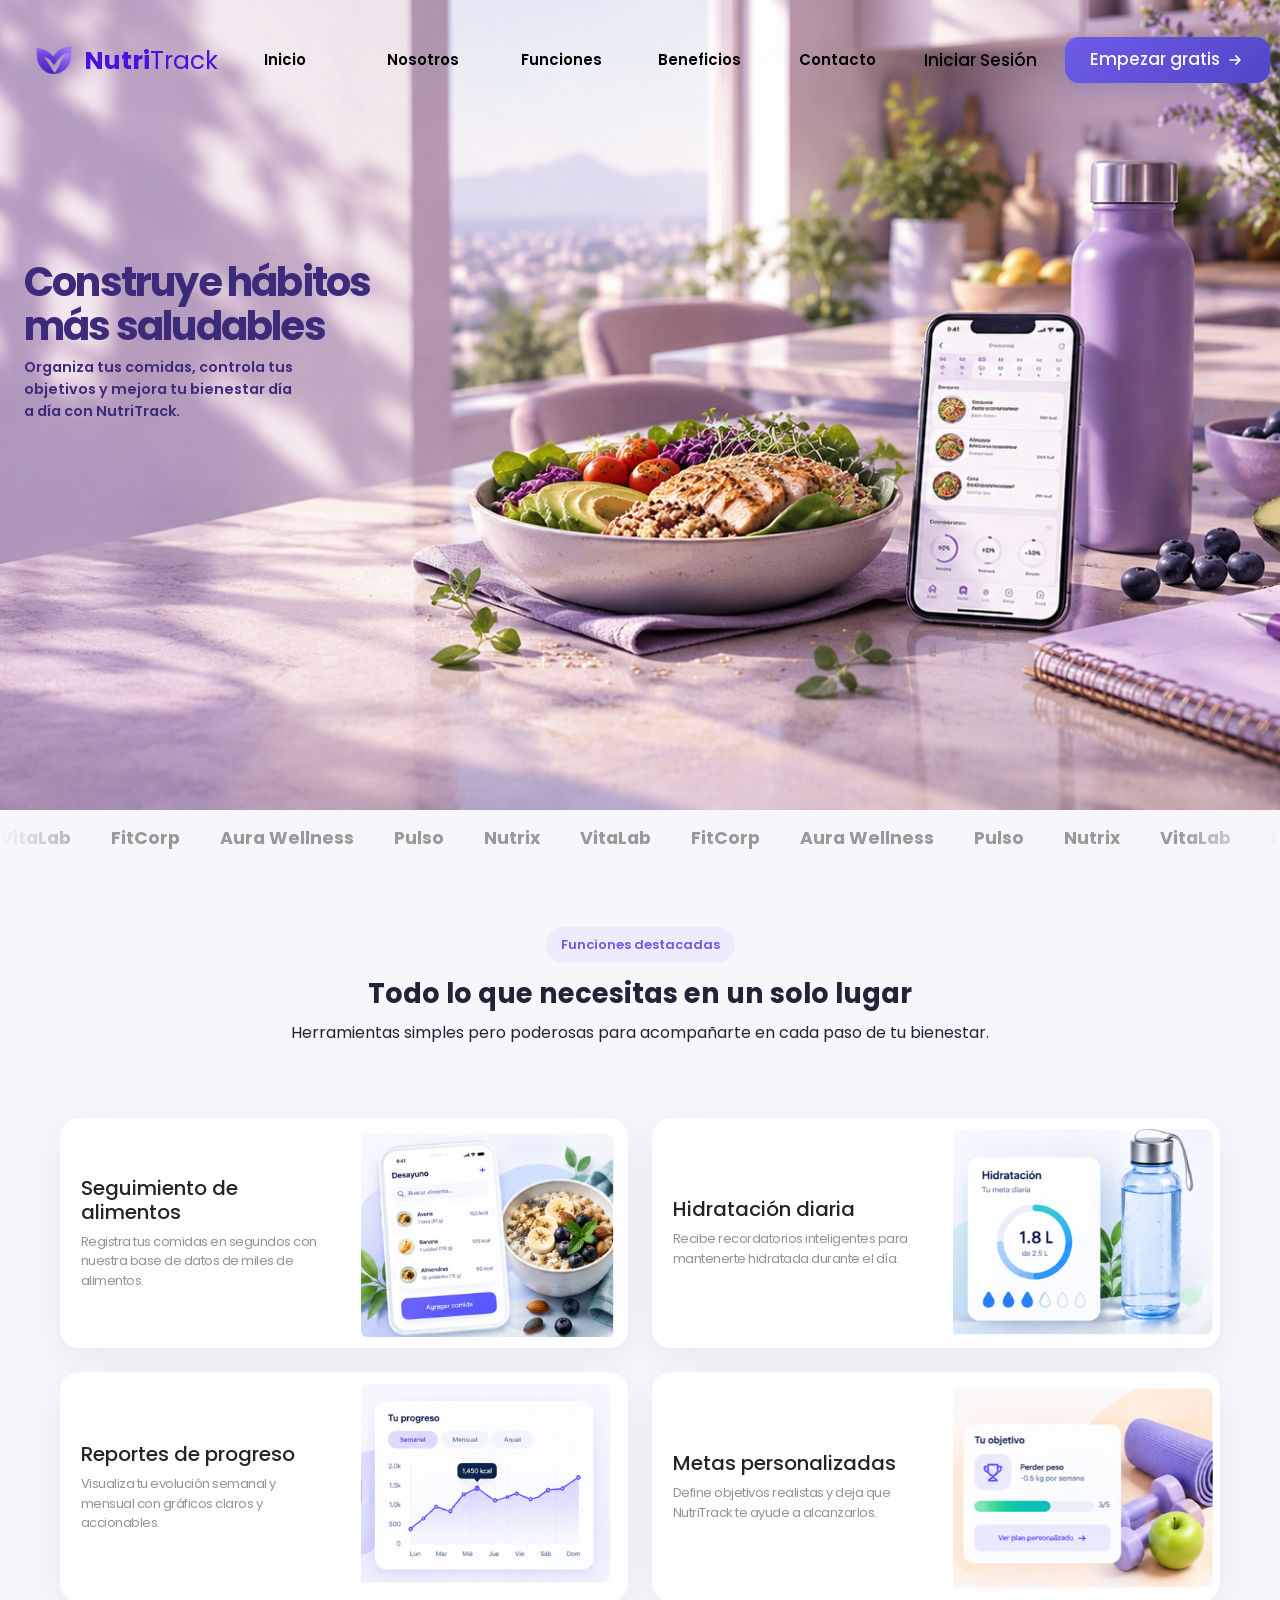
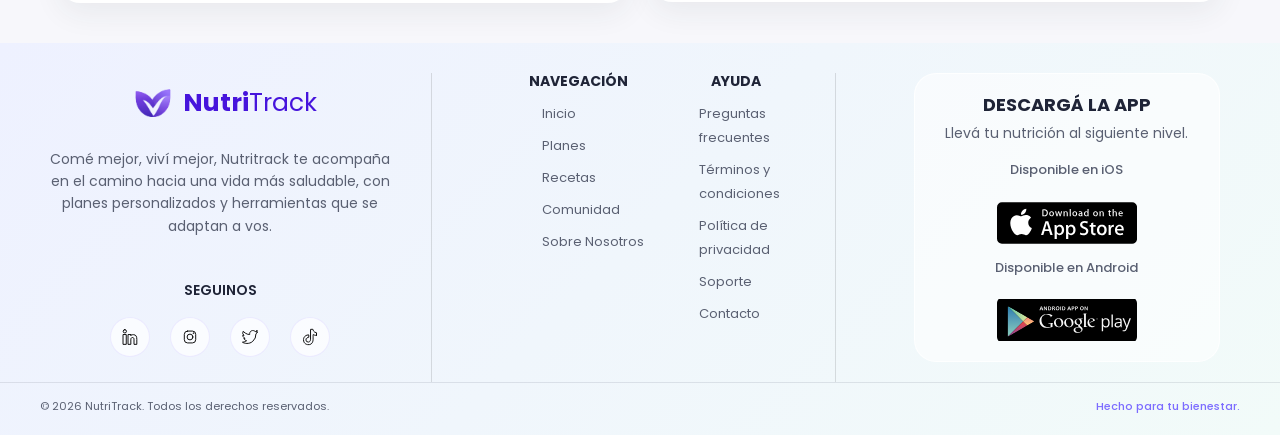
<file: index.html>
<!DOCTYPE html>
<html lang="es">
<head>
    <meta charset="UTF-8">
    <meta name="viewport" content="width=device-width, initial-scale=1.0">
    <title>NutriTrack</title>
    <link rel="shortcut icon" href="./Assets/Img/favicon.png" type="image/x-icon">
    <link href="https://cdn.jsdelivr.net/npm/bootstrap@5.3.8/dist/css/bootstrap.min.css" rel="stylesheet" integrity="sha384-sRIl4kxILFvY47J16cr9ZwB07vP4J8+LH7qKQnuqkuIAvNWLzeN8tE5YBujZqJLB" crossorigin="anonymous">
    <link href="https://unpkg.com/aos@2.3.1/dist/aos.css" rel="stylesheet">
    <link rel="stylesheet" href="./Styles/styles.css">
</head>
<body>
    <!--HEADER-->
    <header class="header">
        <nav class="navbar navbar-expand-lg">
            <div class="container-fluid">
                <div class="left">
                    <a class="brand fw-bold" href="index.html">
                        <img src="./Assets/Img/favicon.png" alt="Logo de una empresa especializada en la planificacion de comidas" class="logo">
                        <p class="name">Nutri<span>Track</span></p>
                    </a> 
                </div>
                <button class="navbar-toggler" type="button" data-bs-toggle="collapse" data-bs-target="#navbarSupportedContent" aria-controls="navbarSupportedContent" aria-expanded="false" aria-label="Toggle navigation">
                    <span class="navbar-toggler-icon"></span>
                </button>
                <div class="collapse navbar-collapse justify-content-center" id="navbarSupportedContent">
                    <ul class="navbar-nav mb-2 mb-lg-0">
                        <li class="nav-item">
                            <a class="nav-link home" aria-current="page" href="index.html">Inicio</a>
                        </li>
                        <li class="nav-item">
                            <a class="nav-link" href="./Pages/nosotros.html">Nosotros</a>
                        </li>
                        <li class="nav-item">
                            <a class="nav-link" href="./Pages/funciones.html">Funciones</a>
                        </li>
                        <li class="nav-item">
                            <a class="nav-link" href="./Pages/beneficios.html">Beneficios</a>
                        </li>
                        <li class="nav-item">
                            <a class="nav-link" href="./Pages/contacto.html">Contacto</a>
                        </li>
                    </ul>
                    <div class="right">
                        <div class="sub-menu">
                            <p class="">Iniciar Sesión</p>
                            <button class="sign-up">Empezar gratis <img src="./Assets/Svg/arrow.svg" alt=""></button>
                        </div>
                    </div>
                </div>
            </div>
        </nav>
    </header>
    <!--MAIN-->
    <main>
        <!--HERO-->
        <section class="hero">
            <img src="./Assets/Img/hero-nutritrack.png" alt="">
            <div class="hero-content" data-aos="fade-up">
                <h1>
                    Construye hábitos más saludables
                </h1>
                <p>
                    Organiza tus comidas, controla tus objetivos y
                    mejora tu bienestar día a día con NutriTrack.
                </p>
            </div>
        </section>
        <!--SECCIÓN DE RECOMENDACIONES-->
            <div class="container-recommen">
                <div class="container-emp">
                    <ul class="list-recommen">
                        <!--Primera tanda-->
                        <li class="item-recommen">VitaLab</li>
                        <li class="item-recommen">FitCorp</li>
                        <li class="item-recommen">Aura Wellness</li>
                        <li class="item-recommen">Pulso</li>
                        <li class="item-recommen">Nutrix</li>
                        <!--Seguna Tanda-->
                        <li class="item-recommen">VitaLab</li>
                        <li class="item-recommen">FitCorp</li>
                        <li class="item-recommen">Aura Wellness</li>
                        <li class="item-recommen">Pulso</li>
                        <li class="item-recommen">Nutrix</li>
                        <!--Tercera tanda-->
                        <li class="item-recommen">VitaLab</li>
                        <li class="item-recommen">FitCorp</li>
                        <li class="item-recommen">Aura Wellness</li>
                        <li class="item-recommen">Pulso</li>
                        <li class="item-recommen">Nutrix</li>
                    </ul>
                </div>
            </div>
        </section>
        <!--SECCIÓN DE FUNCIONES-->
        <section class="functions">
            <div class="head-functions head-about">
                <span class="nt-chip">Funciones destacadas</span>
                <h2>Todo lo que necesitas en un solo lugar</h2>
                <p>Herramientas simples pero poderosas para acompañarte en cada paso de tu bienestar.</p>
            </div>
            <div class="container-cards">
                <div class="card">
                    <div class="row">
                        <div class="img-card">
                            <img src="./Assets/Img/card1-functions.png" class="img-fluid rounded-start" alt="Registro de alimentos y comidas">
                        </div>
                        <div class="txt-card">
                            <div class="card-body">
                                <h3 class="card-title">Seguimiento de alimentos</h3>
                                <p class="card-text">Registra tus comidas en segundos con nuestra base de datos de miles de alimentos.</p>
                            </div>
                        </div>
                    </div>
                </div>
            </div>
            <div class="container-cards">
                <div class="card">
                    <div class="row">
                        <div class="img-card">
                            <img src="./Assets/Img/card2-functions.png" class="img-fluid rounded-start" alt="Seguimiento de hidratación diaria y recordatorios">
                        </div>
                        <div class="txt-card">
                            <div class="card-body">
                                <h3 class="card-title">Hidratación diaria</h3>
                                <p class="card-text">Recibe recordatorios inteligentes para mantenerte hidratada durante el día.</p>
                            </div>
                        </div>
                    </div>
                </div>
            </div>
            <div class="container-cards">
                <div class="card">
                    <div class="row">
                        <div class="img-card">
                            <img src="./Assets/Img/card3-functions.png" class="img-fluid rounded-start" alt="Gráficos de progreso nutricional semanal y mensual">
                        </div>
                        <div class="txt-card">
                            <div class="card-body">
                                <h3 class="card-title">Reportes de progreso</h3>
                                <p class="card-text">Visualiza tu evolución semanal y mensual con gráficos claros y accionables.</p>
                            </div>
                        </div>
                    </div>
                </div>
            </div>
            <div class="container-cards">
                <div class="card">
                    <div class="row">
                        <div class="img-card">
                            <img src="./Assets/Img/card4-functions.png" class="img-fluid rounded-start" alt="Configuración de metas nutricionales personalizadas">
                        </div>
                        <div class="txt-card">
                            <div class="card-body">
                                <h3 class="card-title">Metas personalizadas</h3>
                                <p class="card-text">Define objetivos realistas y deja que NutriTrack te ayude a alcanzarlos.</p>
                            </div>
                        </div>
                    </div>
                </div>
            </div>
        </section>
    </main>
    <!--FOOTER-->
    <footer>
        <div class="container-footer">
            <div class="top-footer">
                <a class="brand fw-bold" href="index.html">
                    <img src="./Assets/Img/favicon.png" alt="Logo de una empresa especializada en la planificacion de comidas" class="logo">
                    <p class="name">Nutri<span>Track</span></p>
                </a>
                <p>
                    Comé mejor, viví mejor, Nutritrack te acompaña en el camino hacia una vida más saludable, con planes personalizados y herramientas que se adaptan a vos.
                </p>
                <div class="social-footer">
                    <h3>SEGUINOS</h3>
                    <div class="app-social">
                        <a href=""><img src="./Assets/Svg/social-linkedin-svgrepo-com.svg" alt="Nuestro Linkedin"></a>
                        <a href=""><img src="./Assets/Svg/social-instagram-svgrepo-com.svg" alt="Nuestro Instagram"></a>
                        <a href=""><img src="./Assets/Svg/social-twitter-svgrepo-com.svg" alt="Nuestro Twitter"></a>
                        <a href=""><img src="./Assets/Svg/social-tiktok-svgrepo-com.svg" alt="Nuestro Tiktok"></a>
                    </div>
                </div>
            </div>
            <div class="central-footer">
                <div class="central-nav">
                    <h3>NAVEGACIÓN</h3>
                    <ul>
                        <li><a href="#">Inicio</a></li>
                        <li><a href="#">Planes</a></li>
                        <li><a href="#">Recetas</a></li>
                        <li><a href="#">Comunidad</a></li>
                        <li><a href="#">Sobre Nosotros</a></li>
                    </ul>
                </div>
                <div class="central-help">
                    <h3>AYUDA</h3>
                    <ul>
                        <li><a href="#">Preguntas frecuentes</a></li>
                        <li><a href="#">Términos y condiciones</a></li>
                        <li><a href="#">Política de privacidad</a></li>
                        <li><a href="#">Soporte</a></li>
                        <li><a href="#">Contacto</a></li>
                    </ul>
                </div>
            </div>
            <div class="bottom-footer">
                <div class="download-footer">
                    <h3>DESCARGÁ LA APP</h3>
                    <p>Llevá tu nutrición al siguiente nivel.</p>
                    <div class="download-option">
                        <p>Disponible en iOS</p>
                        <a href="#" aria-label="Descargar NutriTrack en App Store">
                            <img src="./Assets/Svg/app-store.svg" alt="Descargar en App Store">
                        </a>
                    </div>
                    <div class="download-option">
                        <p>Disponible en Android</p>
                        <a href="#" aria-label="Descargar NutriTrack en Google Play">
                            <img src="./Assets/Svg/google-play.svg" alt="Descargar en Google Play">
                        </a>
                    </div>
                </div>
            </div>
        </div>
        <div class="copy-footer">
            <span>&copy; 2026 NutriTrack. Todos los derechos reservados.</span>
            <span>Hecho para tu bienestar.</span>
        </div>
    </footer>
    <script src="https://cdn.jsdelivr.net/npm/bootstrap@5.3.8/dist/js/bootstrap.bundle.min.js" integrity="sha384-FKyoEForCGlyvwx9Hj09JcYn3nv7wiPVlz7YYwJrWVcXK/BmnVDxM+D2scQbITxI" crossorigin="anonymous"></script>
    <script src="https://unpkg.com/aos@2.3.1/dist/aos.js"></script>
    <script>
        AOS.init();
    </script>
</body>
</html>
</file>
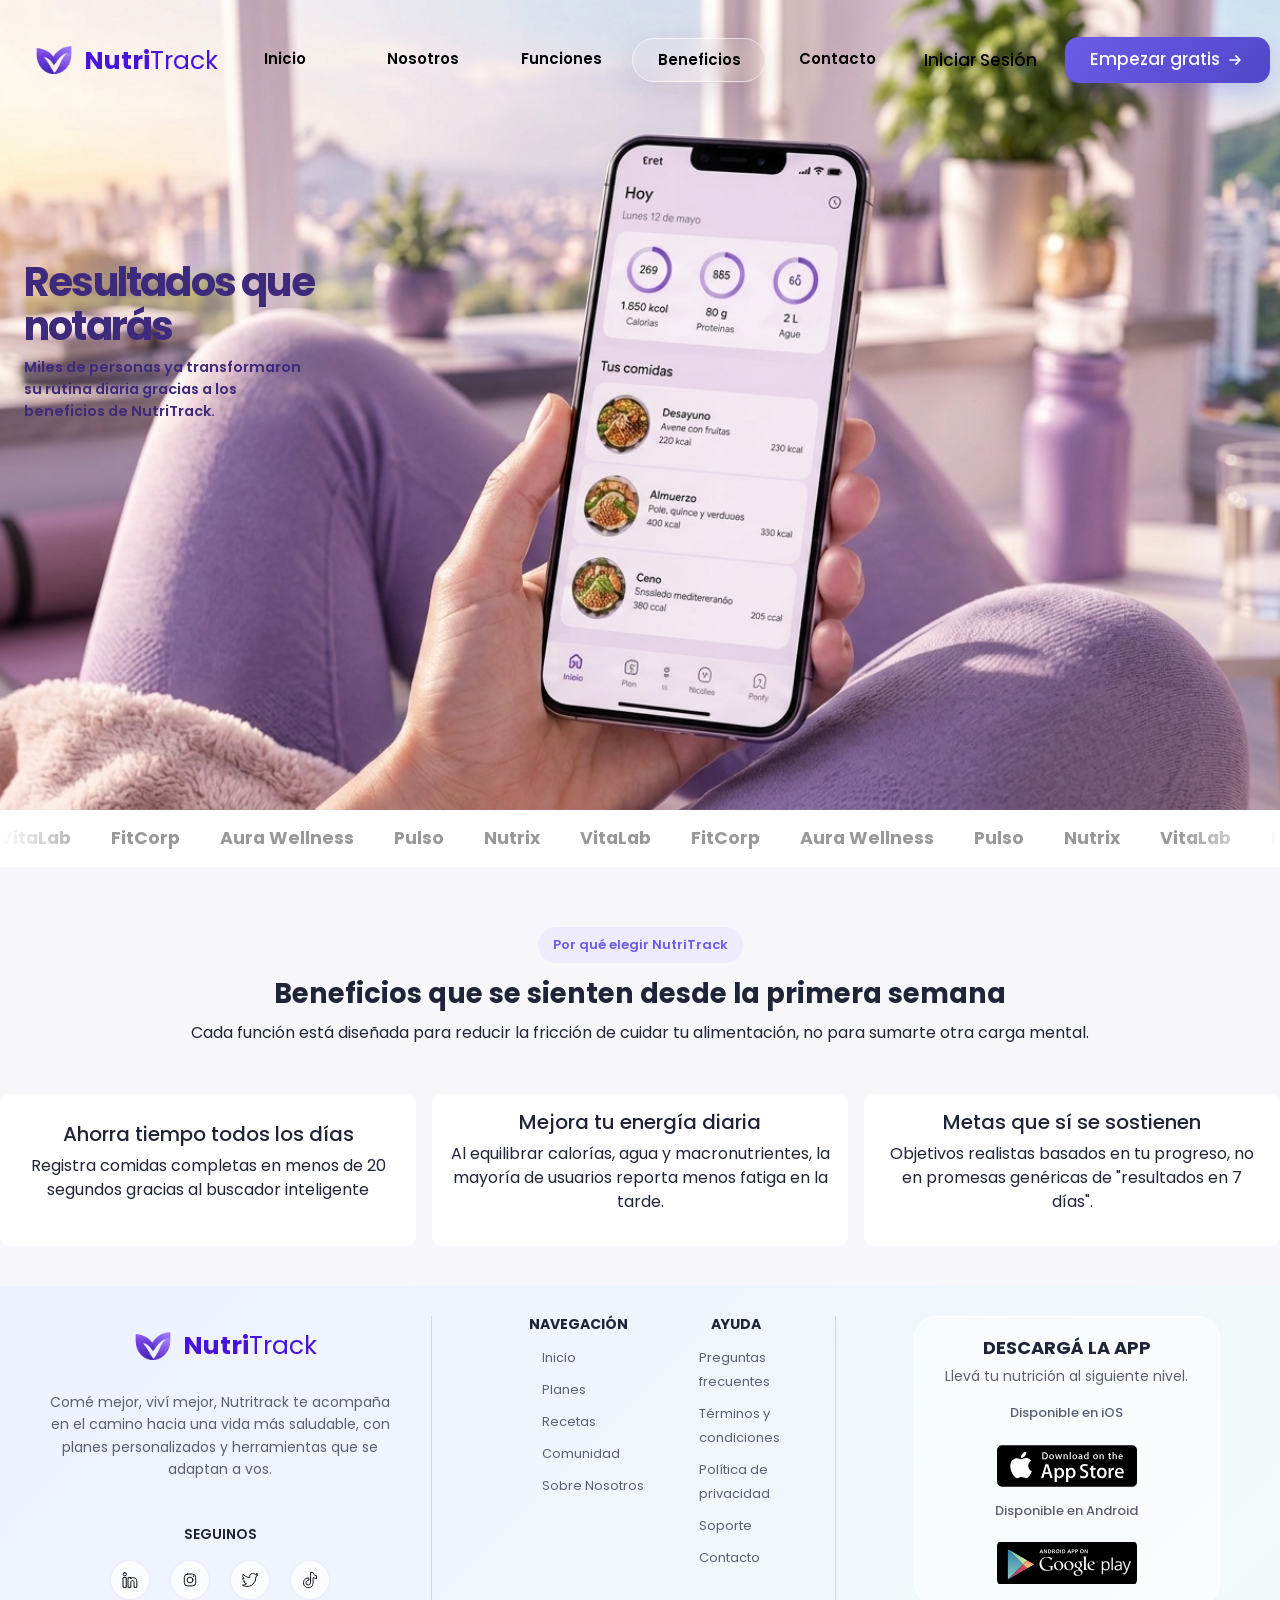
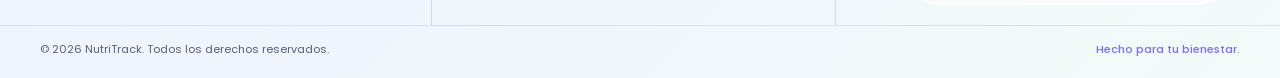
<file: Pages/beneficios.html>
<!DOCTYPE html>
<html lang="es">
<head>
    <meta charset="UTF-8">
    <meta name="viewport" content="width=device-width, initial-scale=1.0">
    <title>Beneficios | NutriTrack</title>
    <link rel="shortcut icon" href="../Assets/Img/favicon.png" type="image/x-icon">
    <link href="https://cdn.jsdelivr.net/npm/bootstrap@5.3.8/dist/css/bootstrap.min.css" rel="stylesheet" integrity="sha384-sRIl4kxILFvY47J16cr9ZwB07vP4J8+LH7qKQnuqkuIAvNWLzeN8tE5YBujZqJLB" crossorigin="anonymous">
    <link href="https://unpkg.com/aos@2.3.1/dist/aos.css" rel="stylesheet">
    <link rel="stylesheet" href="../Styles/styles.css">
</head>
<body>
    <!--HEADER-->
    <header class="header">
        <nav class="navbar navbar-expand-lg">
            <div class="container-fluid">
                <div class="left">
                    <a class="brand fw-bold" href="../index.html">
                        <img src="../Assets/Img/favicon.png" alt="Logo de una empresa especializada en la planificacion de comidas" class="logo">
                        <p class="name">Nutri<span>Track</span></p>
                    </a> 
                </div>
                <button class="navbar-toggler" type="button" data-bs-toggle="collapse" data-bs-target="#navbarSupportedContent" aria-controls="navbarSupportedContent" aria-expanded="false" aria-label="Toggle navigation">
                    <span class="navbar-toggler-icon"></span>
                </button>
                <div class="collapse navbar-collapse justify-content-center" id="navbarSupportedContent">
                    <ul class="navbar-nav mb-2 mb-lg-0">
                        <li class="nav-item">
                            <a class="nav-link" href="../index.html">Inicio</a>
                        </li>
                        <li class="nav-item">
                            <a class="nav-link" href="nosotros.html">Nosotros</a>
                        </li>
                        <li class="nav-item">
                            <a class="nav-link" href="funciones.html">Funciones</a>
                        </li>
                        <li class="nav-item">
                            <a class="nav-link active" aria-current="page" href="beneficios.html">Beneficios</a>
                        </li>
                        <li class="nav-item">
                            <a class="nav-link" href="contacto.html">Contacto</a>
                        </li>
                    </ul>
                    <div class="right">
                        <div class="sub-menu">
                            <p class="">Iniciar Sesión</p>
                            <button class="sign-up">Empezar gratis <img src="../Assets/Svg/arrow.svg" alt=""></button>
                        </div>
                    </div>
                </div>
            </div>
        </nav>
    </header>
    <!--MAIN-->
    <main>
        <!--HERO-->
        <section class="hero-profit hero">
            <img src="../Assets/Img/hero-profit.jpeg" alt="">
            <div class="hero-content" data-aos="fade-up">
                <h1>
                    Resultados que notarás 
                </h1>
                <p>
                    Miles de personas ya transformaron su rutina diaria
                    gracias a los beneficios de NutriTrack.
                </p>
            </div>
        </section>
        <!--SECCIÓN DE RECOMENDACIONES-->
        <section class="recommen">
            <div class="container-recommen">
                <div class="container-emp">
                    <ul class="list-recommen">
                        <!--Primera tanda-->
                        <li class="item-recommen">VitaLab</li>
                        <li class="item-recommen">FitCorp</li>
                        <li class="item-recommen">Aura Wellness</li>
                        <li class="item-recommen">Pulso</li>
                        <li class="item-recommen">Nutrix</li>
                        <!--Seguna Tanda-->
                        <li class="item-recommen">VitaLab</li>
                        <li class="item-recommen">FitCorp</li>
                        <li class="item-recommen">Aura Wellness</li>
                        <li class="item-recommen">Pulso</li>
                        <li class="item-recommen">Nutrix</li>
                        <!--Tercera tanda-->
                        <li class="item-recommen">VitaLab</li>
                        <li class="item-recommen">FitCorp</li>
                        <li class="item-recommen">Aura Wellness</li>
                        <li class="item-recommen">Pulso</li>
                        <li class="item-recommen">Nutrix</li>
                    </ul>
                </div>
            </div>
        </section>
        <!-- ===== LISTA DE BENEFICIOS ===== -->
        <section class="section-profit">
            <div class="container-profit">
                <div class="profits">
                    <div class="head-profits head-about">
                        <span class="nt-chip">Por qué elegir NutriTrack</span>
                        <h2 class="title-profit">Beneficios que se sienten desde la primera semana</h2>
                        <p>Cada función está diseñada para reducir la fricción de cuidar tu alimentación, no para sumarte otra carga mental.</p>
                    </div>
                    <div class="container-cards">
                        <div class="card-profit">
                            <div class="head-card">
                                <h5>Ahorra tiempo todos los días</h5>
                                <p>Registra comidas completas en menos de 20 segundos gracias al buscador inteligente</p>
                            </div>
                        </div>
                        <div class="card-profit">
                            <div class="head-card">
                                <h5>Mejora tu energía diaria</h5>
                                <p>Al equilibrar calorías, agua y macronutrientes, la mayoría de usuarios reporta menos fatiga en la tarde.</p>
                            </div>
                        </div>
                        <div class="card-profit">
                            <div class="head-card">
                                <h5>Metas que sí se sostienen</h5>
                                <p>Objetivos realistas basados en tu progreso, no en promesas genéricas de "resultados en 7 días".</p>
                            </div>
                        </div>
                    </div>
                </div>
            </div>
        </section>
    </main>
    <footer>
        <div class="container-footer">
            <div class="top-footer">
                <a class="brand fw-bold" href="index.html">
                    <img src="../Assets/Img/favicon.png" alt="Logo de una empresa especializada en la planificacion de comidas" class="logo">
                    <p class="name">Nutri<span>Track</span></p>
                </a>
                <p>
                    Comé mejor, viví mejor, Nutritrack te acompaña en el camino hacia una vida más saludable, con planes personalizados y herramientas que se adaptan a vos.
                </p>
                <div class="social-footer">
                    <h3>SEGUINOS</h3>
                    <div class="app-social">
                        <a href=""><img src="../Assets/Svg/social-linkedin-svgrepo-com.svg" alt="Nuestro Linkedin"></a>
                        <a href=""><img src="../Assets/Svg/social-instagram-svgrepo-com.svg" alt="Nuestro Instagram"></a>
                        <a href=""><img src="../Assets/Svg/social-twitter-svgrepo-com.svg" alt="Nuestro Twitter"></a>
                        <a href=""><img src="../Assets/Svg/social-tiktok-svgrepo-com.svg" alt="Nuestro Tiktok"></a>
                    </div>
                </div>
            </div>
            <div class="central-footer">
                <div class="central-nav">
                    <h3>NAVEGACIÓN</h3>
                    <ul>
                        <li><a href="#">Inicio</a></li>
                        <li><a href="#">Planes</a></li>
                        <li><a href="#">Recetas</a></li>
                        <li><a href="#">Comunidad</a></li>
                        <li><a href="#">Sobre Nosotros</a></li>
                    </ul>
                </div>
                <div class="central-help">
                    <h3>AYUDA</h3>
                    <ul>
                        <li><a href="#">Preguntas frecuentes</a></li>
                        <li><a href="#">Términos y condiciones</a></li>
                        <li><a href="#">Política de privacidad</a></li>
                        <li><a href="#">Soporte</a></li>
                        <li><a href="#">Contacto</a></li>
                    </ul>
                </div>
            </div>
            <div class="bottom-footer">
                <div class="download-footer">
                    <h3>DESCARGÁ LA APP</h3>
                    <p>Llevá tu nutrición al siguiente nivel.</p>
                    <div class="download-option">
                        <p>Disponible en iOS</p>
                        <a href="#" aria-label="Descargar NutriTrack en App Store">
                            <img src="../Assets/Svg/app-store.svg" alt="Descargar en App Store">
                        </a>
                    </div>
                    <div class="download-option">
                        <p>Disponible en Android</p>
                        <a href="#" aria-label="Descargar NutriTrack en Google Play">
                            <img src="../Assets/Svg/google-play.svg" alt="Descargar en Google Play">
                        </a>
                    </div>
                </div>
            </div>
        </div>
        <div class="copy-footer">
            <span>&copy; 2026 NutriTrack. Todos los derechos reservados.</span>
            <span>Hecho para tu bienestar.</span>
        </div>
    </footer>
    <script src="https://cdn.jsdelivr.net/npm/bootstrap@5.3.8/dist/js/bootstrap.bundle.min.js" integrity="sha384-FKyoEForCGlyvwx9Hj09JcYn3nv7wiPVlz7YYwJrWVcXK/BmnVDxM+D2scQbITxI" crossorigin="anonymous"></script>
    <script src="https://unpkg.com/aos@2.3.1/dist/aos.js"></script>
    <script>
        AOS.init();
    </script>
</body>
</html>
</file>
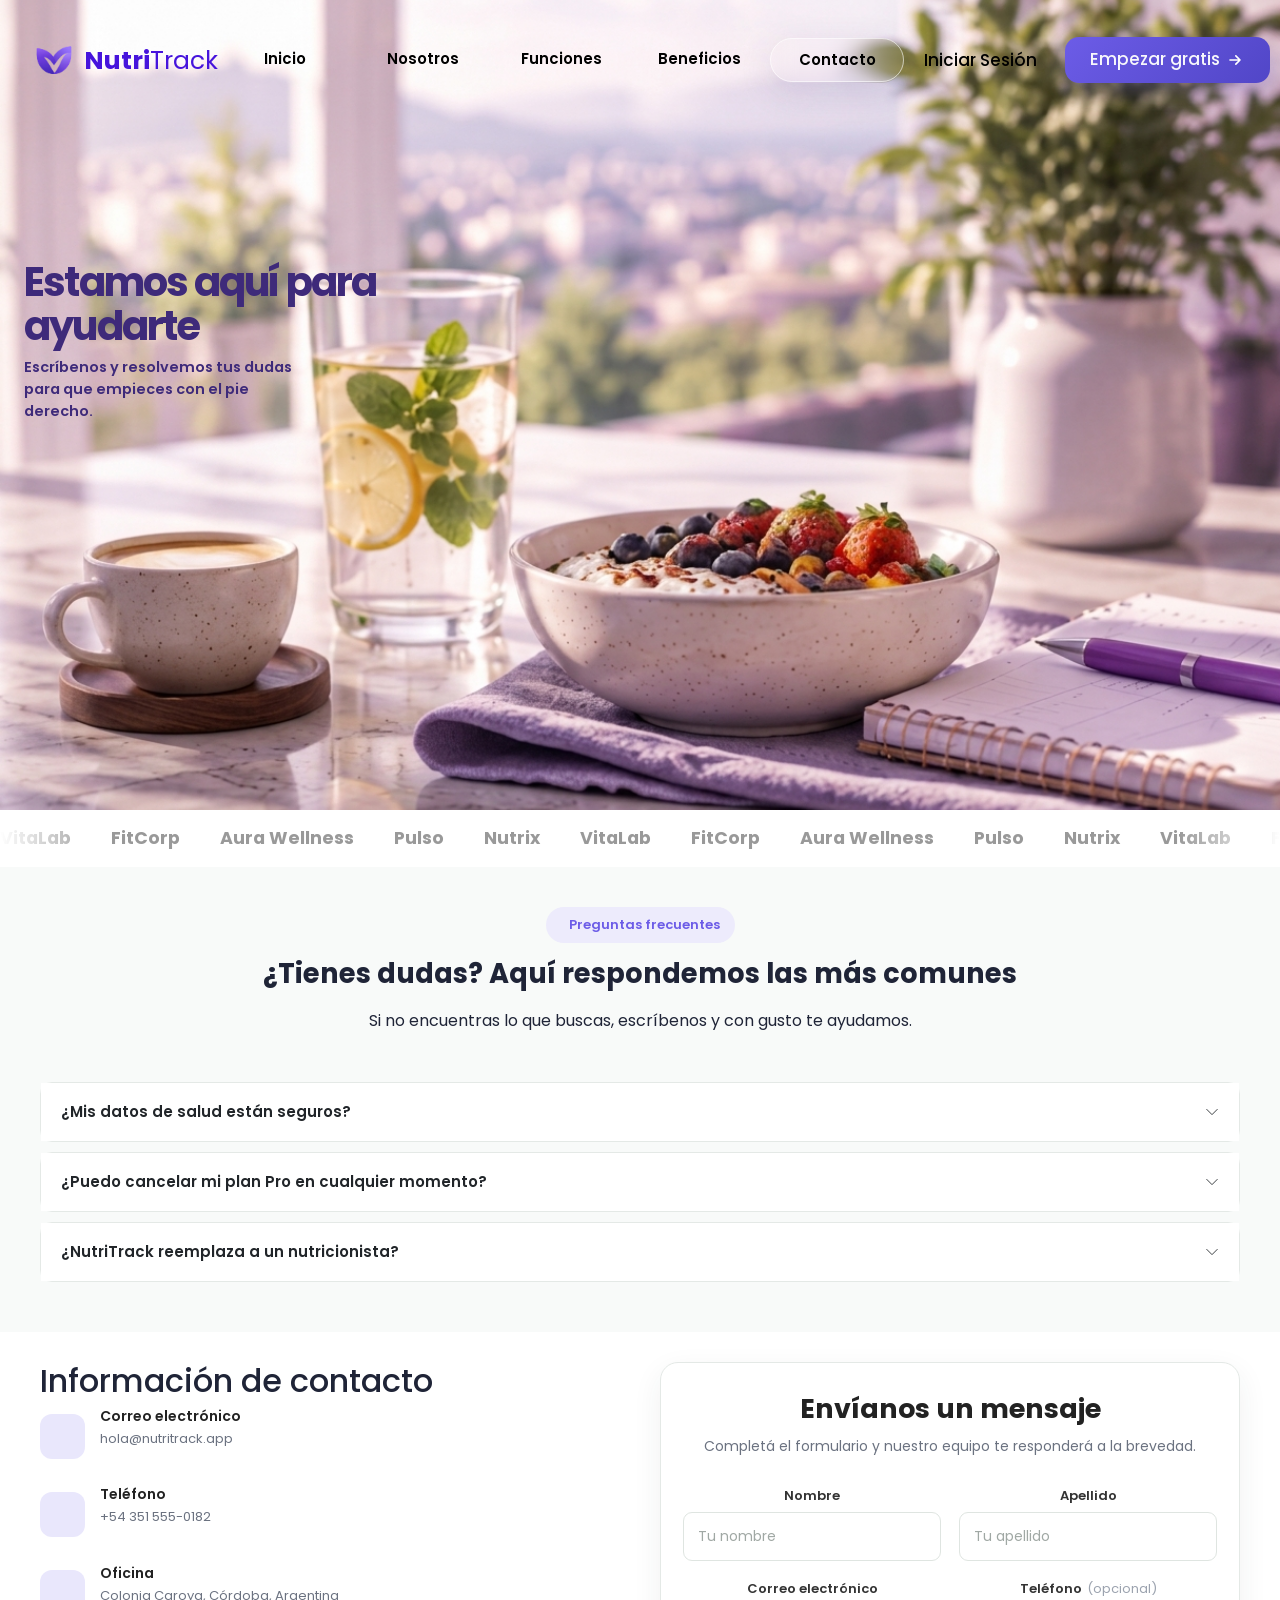
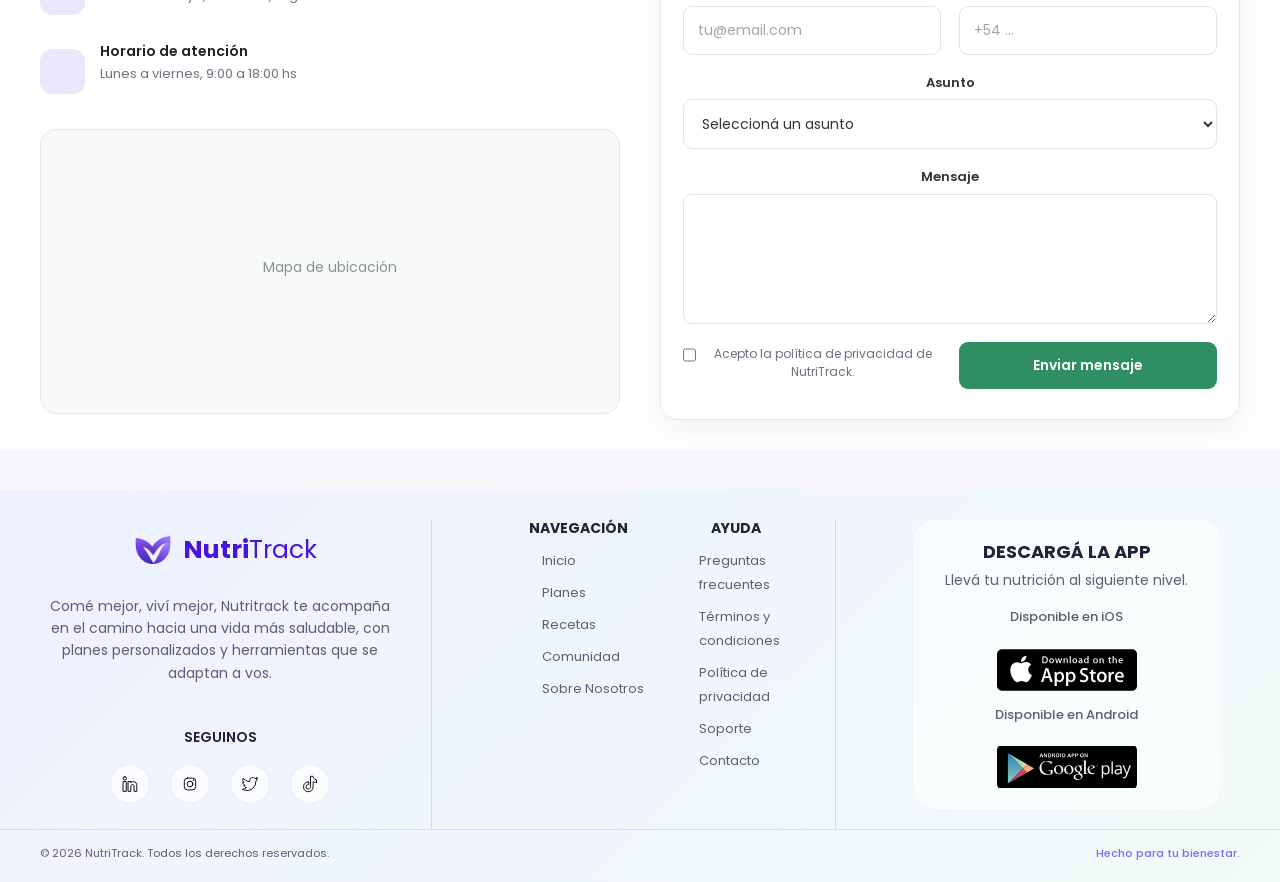
<file: Pages/contacto.html>
<!DOCTYPE html>
<html lang="es">
<head>
    <meta charset="UTF-8">
    <meta name="viewport" content="width=device-width, initial-scale=1.0">
    <title>Contacto | NutriTrack</title>
    <link rel="shortcut icon" href="../Assets/Img/favicon.png" type="image/x-icon">
    <link href="https://cdn.jsdelivr.net/npm/bootstrap@5.3.8/dist/css/bootstrap.min.css" rel="stylesheet" integrity="sha384-sRIl4kxILFvY47J16cr9ZwB07vP4J8+LH7qKQnuqkuIAvNWLzeN8tE5YBujZqJLB" crossorigin="anonymous">
    <link href="https://unpkg.com/aos@2.3.1/dist/aos.css" rel="stylesheet">
    <link rel="stylesheet" href="../Styles/styles.css">
</head>
<body>
    <!--HEADER-->
    <header class="header">
        <nav class="navbar navbar-expand-lg">
            <div class="container-fluid">
                <div class="left">
                    <a class="brand fw-bold" href="../index.html">
                        <img src="../Assets/Img/favicon.png" alt="Logo de una empresa especializada en la planificacion de comidas" class="logo">
                        <p class="name">Nutri<span>Track</span></p>
                    </a> 
                </div>
                <button class="navbar-toggler" type="button" data-bs-toggle="collapse" data-bs-target="#navbarSupportedContent" aria-controls="navbarSupportedContent" aria-expanded="false" aria-label="Toggle navigation">
                    <span class="navbar-toggler-icon"></span>
                </button>
                <div class="collapse navbar-collapse justify-content-center" id="navbarSupportedContent">
                    <ul class="navbar-nav mb-2 mb-lg-0">
                        <li class="nav-item">
                            <a class="nav-link" href="../index.html">Inicio</a>
                        </li>
                        <li class="nav-item">
                            <a class="nav-link" href="nosotros.html">Nosotros</a>
                        </li>
                        <li class="nav-item">
                            <a class="nav-link" href="funciones.html">Funciones</a>
                        </li>
                        <li class="nav-item">
                            <a class="nav-link" href="beneficios.html">Beneficios</a>
                        </li>
                        <li class="nav-item">
                            <a class="nav-link active" aria-current="page" href="contacto.html">Contacto</a>
                        </li>
                    </ul>
                    <div class="right">
                        <div class="sub-menu">
                            <p class="">Iniciar Sesión</p>
                            <button class="sign-up">Empezar gratis <img src="../Assets/Svg/arrow.svg" alt=""></button>
                        </div>
                    </div>
                </div>
            </div>
        </nav>
    </header>
    <!--MAIN-->
    <main>
        <!--HERO-->
        <section class="hero-contact hero">
            <img src="../Assets/Img/hero-contact.jpeg" alt="">
            <div class="hero-content" data-aos="fade-up">
                <h1>
                    Estamos aquí para ayudarte
                </h1>
                <p>
                    Escríbenos y resolvemos tus dudas para que
                    empieces con el pie derecho.
                </p>
            </div>
        </section>
        <!--SECCIÓN DE RECOMENDACIONES-->
        <section class="recommen">
            <div class="container-recommen">
                <div class="container-emp">
                    <ul class="list-recommen">
                        <!--Primera tanda-->
                        <li class="item-recommen">VitaLab</li>
                        <li class="item-recommen">FitCorp</li>
                        <li class="item-recommen">Aura Wellness</li>
                        <li class="item-recommen">Pulso</li>
                        <li class="item-recommen">Nutrix</li>
                        <!--Seguna Tanda-->
                        <li class="item-recommen">VitaLab</li>
                        <li class="item-recommen">FitCorp</li>
                        <li class="item-recommen">Aura Wellness</li>
                        <li class="item-recommen">Pulso</li>
                        <li class="item-recommen">Nutrix</li>
                        <!--Tercera tanda-->
                        <li class="item-recommen">VitaLab</li>
                        <li class="item-recommen">FitCorp</li>
                        <li class="item-recommen">Aura Wellness</li>
                        <li class="item-recommen">Pulso</li>
                        <li class="item-recommen">Nutrix</li>
                    </ul>
                </div>
            </div>
        </section>
        
        <section class="question">
            <div class="container-question">
                <div class="head-question head-about">
                    <span class="nt-chip"><i class="bi bi-question-circle"></i> Preguntas frecuentes</span>
                    <h2 class="mb-3">¿Tienes dudas? Aquí respondemos las más comunes</h2>
                    <p>Si no encuentras lo que buscas, escríbenos y con gusto te ayudamos.</p>
                </div>
                <div class="accordion accordion-flush" id="accordionFlushExample">
                    <div class="accordion-item">
                        <h2 class="accordion-header">
                            <button class="accordion-button collapsed" type="button" data-bs-toggle="collapse" data-bs-target="#flush-collapseOne" aria-expanded="false" aria-controls="flush-collapseOne">
                                ¿Mis datos de salud están seguros?
                            </button>
                        </h2>
                        <div id="flush-collapseOne" class="accordion-collapse collapse" data-bs-parent="#accordionFlushExample">
                            <div class="accordion-body">Sí. Toda la información se almacena de forma cifrada y nunca se comparte con terceros sin tu consentimiento explícito.</div>
                        </div>
                    </div>
                    <div class="accordion-item">
                        <h2 class="accordion-header">
                            <button class="accordion-button collapsed" type="button" data-bs-toggle="collapse" data-bs-target="#flush-collapseTwo" aria-expanded="false" aria-controls="flush-collapseTwo">
                                ¿Puedo cancelar mi plan Pro en cualquier momento?
                            </button>
                        </h2>
                        <div id="flush-collapseTwo" class="accordion-collapse collapse" data-bs-parent="#accordionFlushExample">
                            <div class="accordion-body">Por supuesto, no hay permanencia mínima. Puedes cancelar desde tu perfil cuando lo desees.</div>
                        </div>
                    </div>
                    <div class="accordion-item">
                        <h2 class="accordion-header">
                            <button class="accordion-button collapsed" type="button" data-bs-toggle="collapse" data-bs-target="#flush-collapseThree" aria-expanded="false" aria-controls="flush-collapseThree">
                                ¿NutriTrack reemplaza a un nutricionista?
                            </button>
                        </h2>
                        <div id="flush-collapseThree" class="accordion-collapse collapse" data-bs-parent="#accordionFlushExample">
                            <div class="accordion-body">No. NutriTrack es una herramienta de acompañamiento; para planes clínicos personalizados siempre recomendamos consultar a un profesional de la salud.</div>
                        </div>
                    </div>
                </div>
            </div>
        </section>
        <section class="form-contact">
            <div class="container-contact">
                <div class="contact-row">
                    <!-- Información de contacto -->
                    <div class="head-contact">
                        <h2 class="contact-title">
                            Información de contacto
                        </h2>
                    <!-- Email -->
                    <div class="contact-info-item">
                        <div class="contact-icon">
                            <i class="bi bi-envelope"></i>
                        </div>
                        <div class="contact-info-text">
                            <h3>Correo electrónico</h3>
                            <p>hola@nutritrack.app</p>
                        </div>
                    </div>
                    <!-- Teléfono -->
                    <div class="contact-info-item">
                        <div class="contact-icon">
                            <i class="bi bi-telephone"></i>
                        </div>
                        <div class="contact-info-text">
                            <h3>Teléfono</h3>
                            <p>+54 351 555-0182</p>
                        </div>
                    </div>
                    <!-- Oficina -->
                    <div class="contact-info-item">
                        <div class="contact-icon">
                            <i class="bi bi-geo-alt"></i>
                        </div>
                        <div class="contact-info-text">
                            <h3>Oficina</h3>
                            <p>Colonia Caroya, Córdoba, Argentina</p>
                        </div>
                    </div>
                    <!-- Horario -->
                    <div class="contact-info-item">
                        <div class="contact-icon">
                            <i class="bi bi-clock"></i>
                        </div>
                        <div class="contact-info-text">
                            <h3>Horario de atención</h3>
                            <p>Lunes a viernes, 9:00 a 18:00 hs</p>
                        </div>
                    </div>
                    <!-- Mapa -->
                    <div class="map-placeholder">
                        <div class="map-content">
                            <i class="bi bi-map"></i>
                            <p>
                                Mapa de ubicación
                            </p>
                        </div>
                    </div>
                </div>
                <!-- Formulario -->
                <div class="contact-form-container">
                    <div class="contact-form">
                        <h2>Envíanos un mensaje</h2>
                        <p class="form-description">
                            Completá el formulario y nuestro equipo te responderá a la brevedad.
                        </p>
                        <form class="form" novalidate>
                            <!-- Nombre -->
                            <div class="form-group">
                                <label for="nombre">
                                    Nombre
                                </label>
                                <input type="text" id="nombre" name="nombre" placeholder="Tu nombre" required>
                                <div class="invalid-feedback">Por favor ingresá tu nombre.</div>
                            </div>
                            <!-- Apellido -->
                            <div class="form-group">
                                <label for="apellido">
                                    Apellido
                                </label>
                                <input type="text" id="apellido" name="apellido" placeholder="Tu apellido" required>
                                <div class="invalid-feedback">
                                    Por favor ingresá tu apellido.
                                </div>
                            </div>
                            <!-- Email -->
                            <div class="form-group">
                                <label for="email">
                                    Correo electrónico
                                </label>
                                <input type="email" id="email" name="email" placeholder="tu@email.com" required>
                                <div class="invalid-feedback">
                                    Ingresá un correo electrónico válido.
                                </div>
                            </div>
                            <!-- Teléfono -->
                            <div class="form-group">
                                <label for="telefono">
                                    Teléfono<span>(opcional)</span>
                                </label>
                                <input type="tel" id="telefono" name="telefono" placeholder="+54 ...">
                            </div>
                            <!-- Asunto -->
                            <div class="form-group full">
                                <label for="asunto">
                                    Asunto
                                </label>
                                <select id="asunto" name="asunto" required>
                                    <option value="" selected disabled>
                                        Seleccioná un asunto
                                    </option>
                                    <option value="general">
                                        Consulta general
                                    </option>
                                    <option value="soporte">
                                        Soporte técnico
                                    </option>
                                    <option value="facturacion">
                                        Plan Pro y facturación
                                    </option>
                                    <option value="alianzas">
                                        Alianzas y prensa
                                    </option>
                                </select>
                                <div class="invalid-feedback">
                                    Seleccioná un asunto.
                                </div>
                            </div>
                            <!-- Mensaje -->
                            <div class="form-group full">
                                <label for="mensaje">
                                    Mensaje
                                </label>
                                <textarea id="mensaje" name="mensaje" placeholder="Contanos en qué podemos ayudarte" required>
                                </textarea>
                                <div class="invalid-feedback">
                                    Por favor escribí tu mensaje.
                                </div>
                            </div>
                            <!-- Privacidad -->
                            <div class="privacy">
                                <input type="checkbox" id="privacidad" required>
                                <label for="privacidad">
                                    Acepto la política de privacidad de NutriTrack.
                                </label>
                            </div>
                            <!-- Botón -->
                            <button type="submit" class="submit-button">
                                Enviar mensaje
                            </button>
                        </form>
                    </div>
                </div>
            </div>
        </div>
        </section>
    </main>
    <footer>
        <div class="container-footer">
            <div class="top-footer">
                <a class="brand fw-bold" href="index.html">
                    <img src="../Assets/Img/favicon.png" alt="Logo de una empresa especializada en la planificacion de comidas" class="logo">
                    <p class="name">Nutri<span>Track</span></p>
                </a>
                <p>
                    Comé mejor, viví mejor, Nutritrack te acompaña en el camino hacia una vida más saludable, con planes personalizados y herramientas que se adaptan a vos.
                </p>
                <div class="social-footer">
                    <h3>SEGUINOS</h3>
                    <div class="app-social">
                        <a href=""><img src="../Assets/Svg/social-linkedin-svgrepo-com.svg" alt="Nuestro Linkedin"></a>
                        <a href=""><img src="../Assets/Svg/social-instagram-svgrepo-com.svg" alt="Nuestro Instagram"></a>
                        <a href=""><img src="../Assets/Svg/social-twitter-svgrepo-com.svg" alt="Nuestro Twitter"></a>
                        <a href=""><img src="../Assets/Svg/social-tiktok-svgrepo-com.svg" alt="Nuestro Tiktok"></a>
                    </div>
                </div>
            </div>
            <div class="central-footer">
                <div class="central-nav">
                    <h3>NAVEGACIÓN</h3>
                    <ul>
                        <li><a href="#">Inicio</a></li>
                        <li><a href="#">Planes</a></li>
                        <li><a href="#">Recetas</a></li>
                        <li><a href="#">Comunidad</a></li>
                        <li><a href="#">Sobre Nosotros</a></li>
                    </ul>
                </div>
                <div class="central-help">
                    <h3>AYUDA</h3>
                    <ul>
                        <li><a href="#">Preguntas frecuentes</a></li>
                        <li><a href="#">Términos y condiciones</a></li>
                        <li><a href="#">Política de privacidad</a></li>
                        <li><a href="#">Soporte</a></li>
                        <li><a href="#">Contacto</a></li>
                    </ul>
                </div>
            </div>
            <div class="bottom-footer">
                <div class="download-footer">
                    <h3>DESCARGÁ LA APP</h3>
                    <p>Llevá tu nutrición al siguiente nivel.</p>
                    <div class="download-option">
                        <p>Disponible en iOS</p>
                        <a href="#" aria-label="Descargar NutriTrack en App Store">
                            <img src="../Assets/Svg/app-store.svg" alt="Descargar en App Store">
                        </a>
                    </div>
                    <div class="download-option">
                        <p>Disponible en Android</p>
                        <a href="#" aria-label="Descargar NutriTrack en Google Play">
                            <img src="../Assets/Svg/google-play.svg" alt="Descargar en Google Play">
                        </a>
                    </div>
                </div>
            </div>
        </div>
        <div class="copy-footer">
            <span>&copy; 2026 NutriTrack. Todos los derechos reservados.</span>
            <span>Hecho para tu bienestar.</span>
        </div>
    </footer>
    <script src="https://cdn.jsdelivr.net/npm/bootstrap@5.3.8/dist/js/bootstrap.bundle.min.js" integrity="sha384-FKyoEForCGlyvwx9Hj09JcYn3nv7wiPVlz7YYwJrWVcXK/BmnVDxM+D2scQbITxI" crossorigin="anonymous"></script>
    <script src="https://unpkg.com/aos@2.3.1/dist/aos.js"></script>
    <script>
        AOS.init();
    </script>
</body>
</html>
</file>
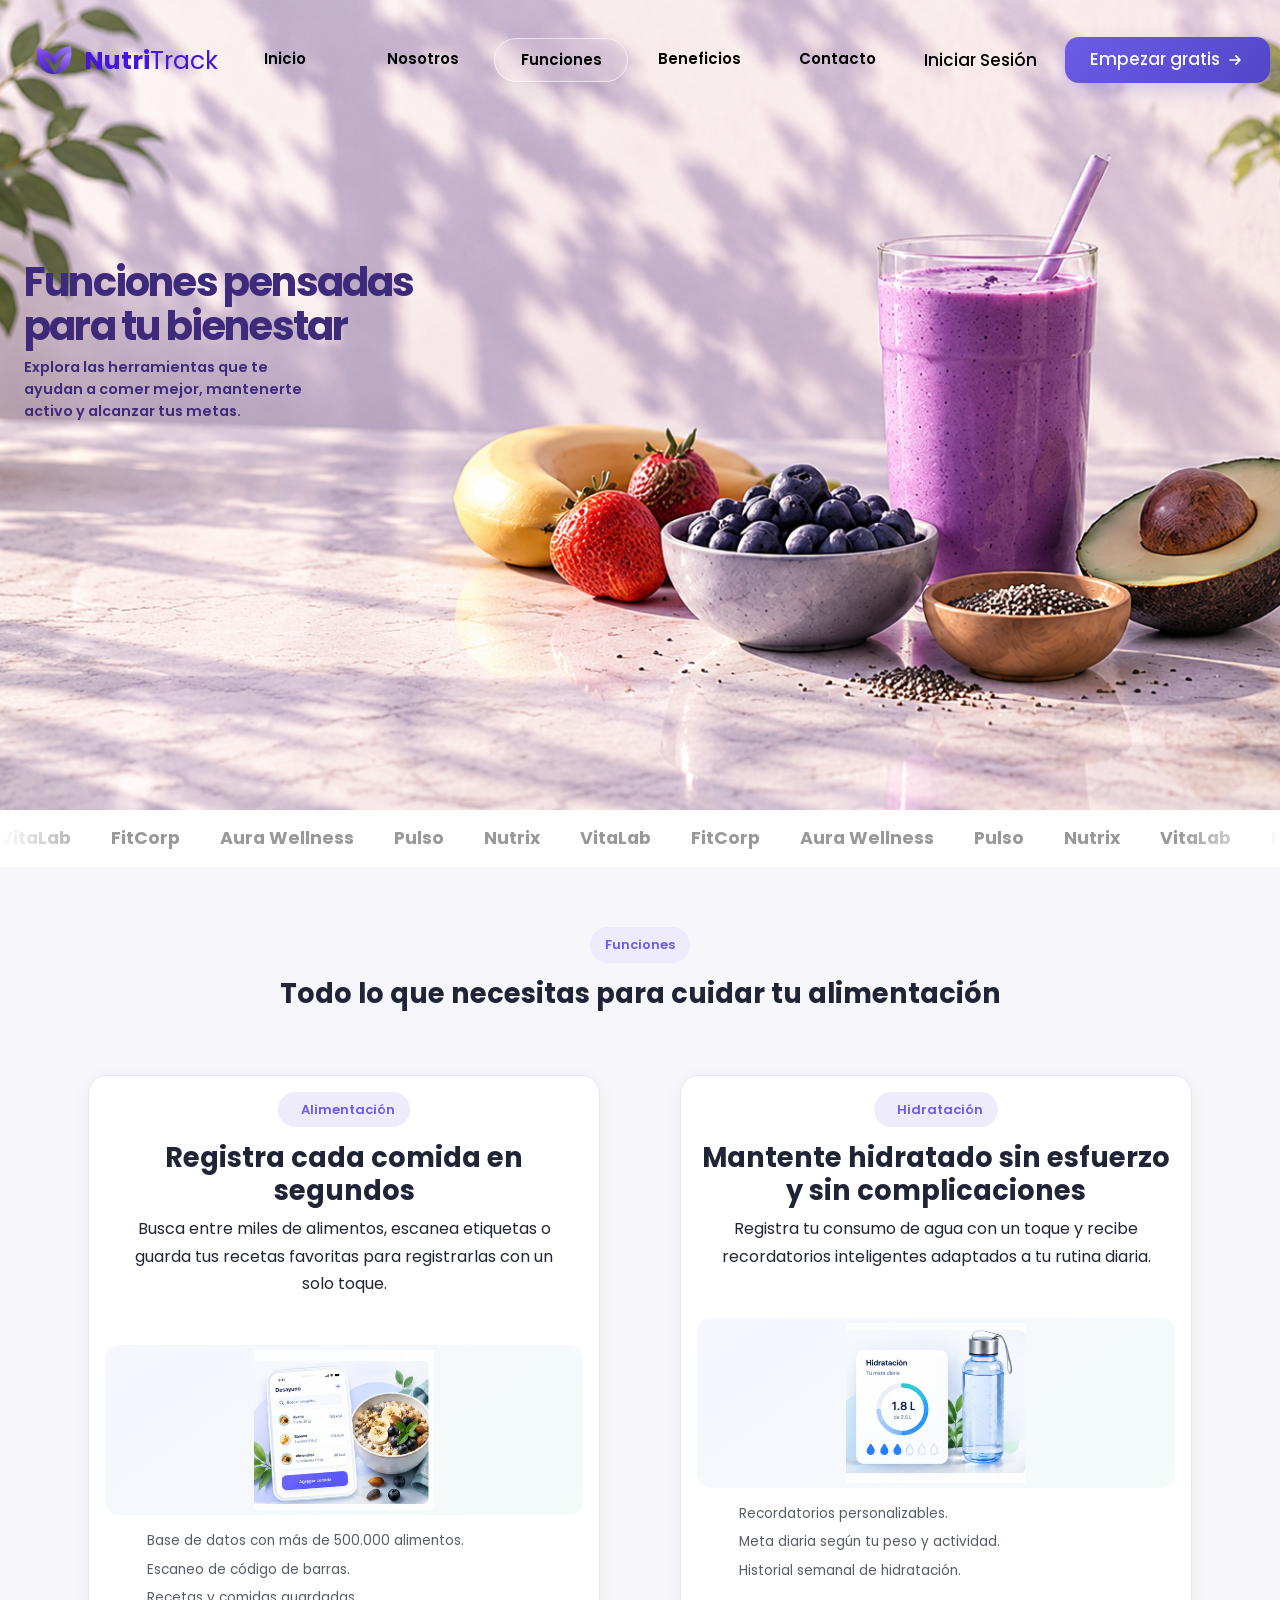
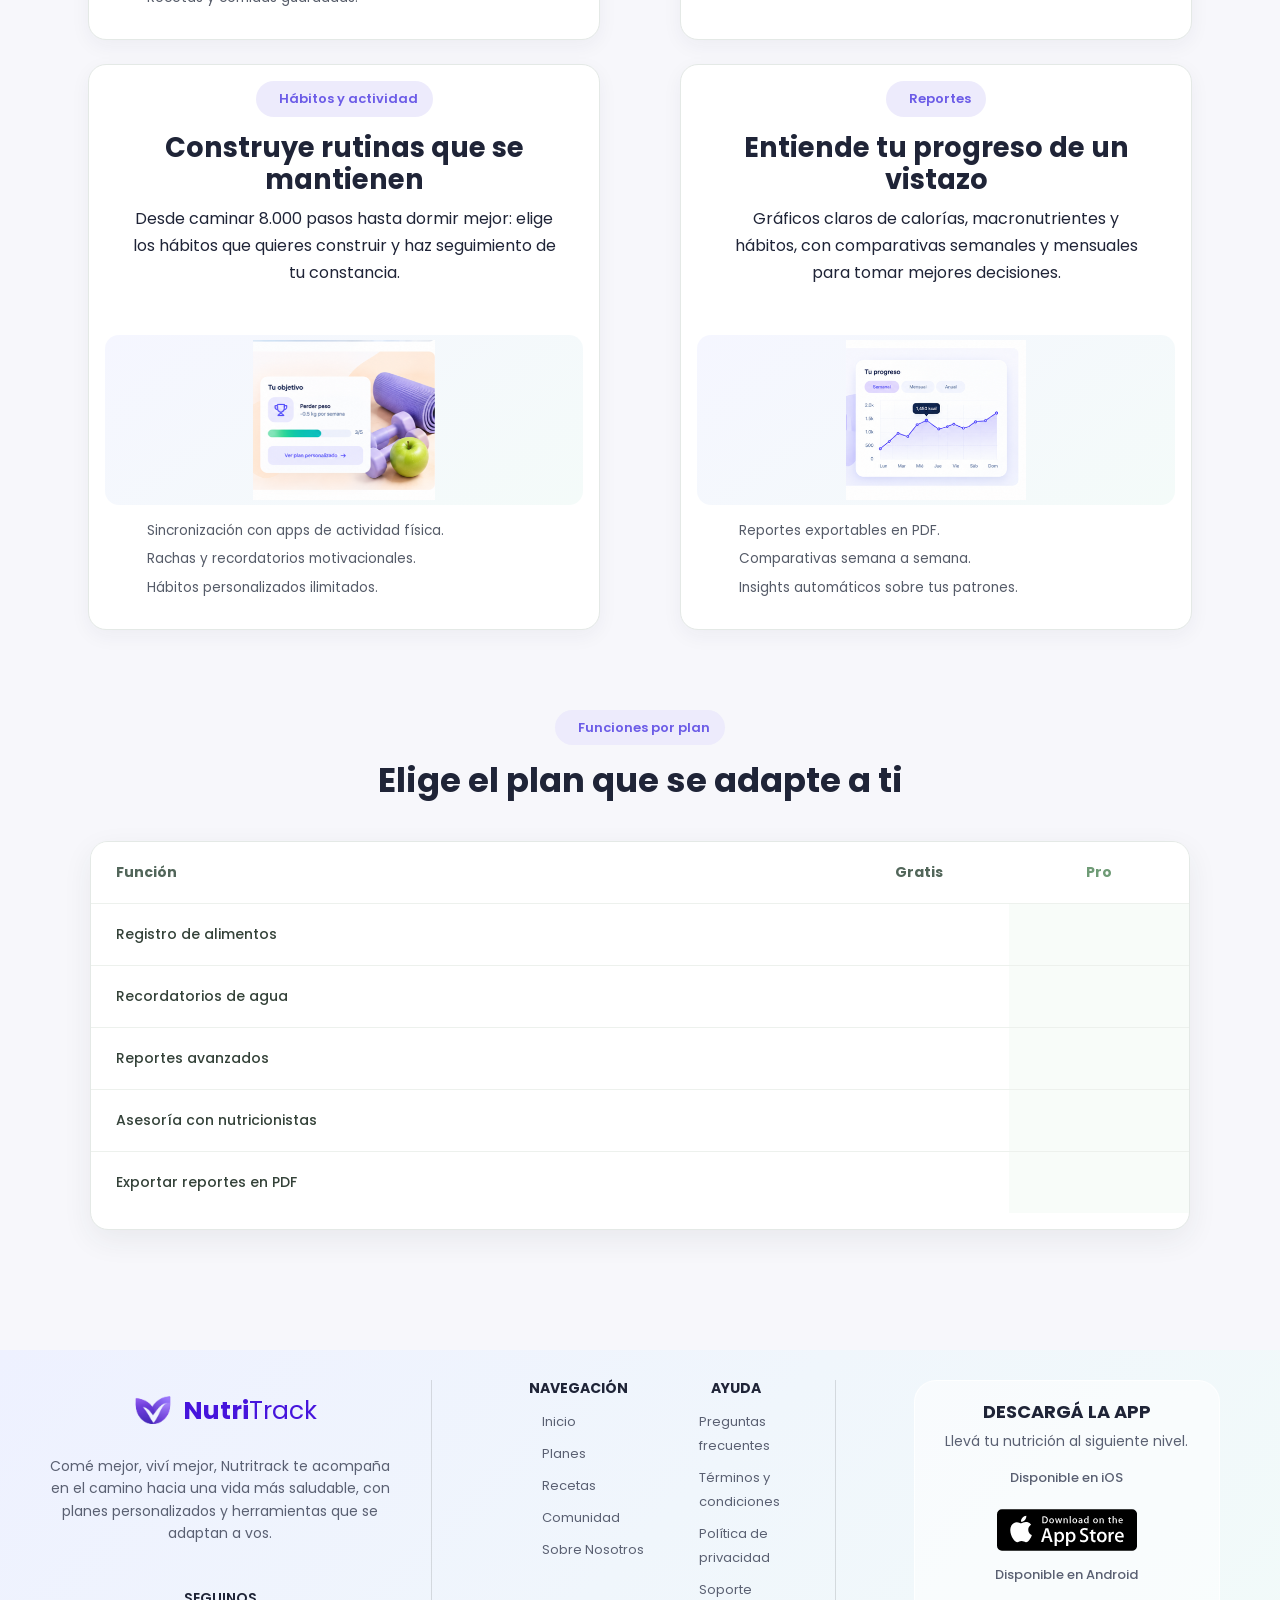
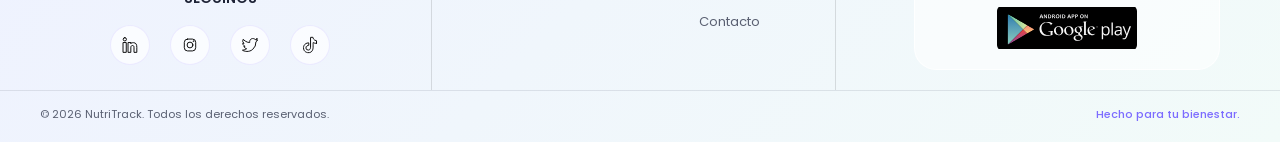
<file: Pages/funciones.html>
<!DOCTYPE html>
<html lang="es">
<head>
    <meta charset="UTF-8">
    <meta name="viewport" content="width=device-width, initial-scale=1.0">
    <title>Funciones | NutriTrack</title>
    <link rel="shortcut icon" href="../Assets/Img/favicon.png" type="image/x-icon">
    <link href="https://cdn.jsdelivr.net/npm/bootstrap@5.3.8/dist/css/bootstrap.min.css" rel="stylesheet" integrity="sha384-sRIl4kxILFvY47J16cr9ZwB07vP4J8+LH7qKQnuqkuIAvNWLzeN8tE5YBujZqJLB" crossorigin="anonymous">
    <link href="https://unpkg.com/aos@2.3.1/dist/aos.css" rel="stylesheet">
    <link rel="stylesheet" href="../Styles/styles.css">
</head>
<body>
    <!--HEADER-->
    <header class="header">
        <nav class="navbar navbar-expand-lg">
            <div class="container-fluid">
                <div class="left">
                    <a class="brand fw-bold" href="../index.html">
                        <img src="../Assets/Img/favicon.png" alt="Logo de una empresa especializada en la planificacion de comidas" class="logo">
                        <p class="name">Nutri<span>Track</span></p>
                    </a> 
                </div>
                <button class="navbar-toggler" type="button" data-bs-toggle="collapse" data-bs-target="#navbarSupportedContent" aria-controls="navbarSupportedContent" aria-expanded="false" aria-label="Toggle navigation">
                    <span class="navbar-toggler-icon"></span>
                </button>
                <div class="collapse navbar-collapse justify-content-center" id="navbarSupportedContent">
                    <ul class="navbar-nav mb-2 mb-lg-0">
                        <li class="nav-item">
                            <a class="nav-link" href="../index.html">Inicio</a>
                        </li>
                        <li class="nav-item">
                            <a class="nav-link" href="nosotros.html">Nosotros</a>
                        </li>
                        <li class="nav-item">
                            <a class="nav-link active" aria-current="page" href="funciones.html">Funciones</a>
                        </li>
                        <li class="nav-item">
                            <a class="nav-link" href="beneficios.html">Beneficios</a>
                        </li>
                        <li class="nav-item">
                            <a class="nav-link" href="contacto.html">Contacto</a>
                        </li>
                    </ul>
                    <div class="right">
                        <div class="sub-menu">
                            <p class="">Iniciar Sesión</p>
                            <button class="sign-up">Empezar gratis <img src="../Assets/Svg/arrow.svg" alt=""></button>
                        </div>
                    </div>
                </div>
            </div>
        </nav>
    </header>
    <!--MAIN-->
    <main>
        <!--HERO-->
        <section class="hero-functions hero">
            <img src="../Assets/Img/hero-functions.png" alt="">
            <div class="hero-content" data-aos="fade-up">
                <h1>
                    Funciones pensadas para tu bienestar
                </h1>
                <p>
                    Explora las herramientas que te ayudan a comer mejor,
                    mantenerte activo y alcanzar tus metas.
                </p>
            </div>
        </section>
        <!--SECCIÓN DE RECOMENDACIONES-->
        <section class="recommen">
            <div class="container-recommen">
                <div class="container-emp">
                    <ul class="list-recommen">
                        <!--Primera tanda-->
                        <li class="item-recommen">VitaLab</li>
                        <li class="item-recommen">FitCorp</li>
                        <li class="item-recommen">Aura Wellness</li>
                        <li class="item-recommen">Pulso</li>
                        <li class="item-recommen">Nutrix</li>
                        <!--Seguna Tanda-->
                        <li class="item-recommen">VitaLab</li>
                        <li class="item-recommen">FitCorp</li>
                        <li class="item-recommen">Aura Wellness</li>
                        <li class="item-recommen">Pulso</li>
                        <li class="item-recommen">Nutrix</li>
                        <!--Tercera tanda-->
                        <li class="item-recommen">VitaLab</li>
                        <li class="item-recommen">FitCorp</li>
                        <li class="item-recommen">Aura Wellness</li>
                        <li class="item-recommen">Pulso</li>
                        <li class="item-recommen">Nutrix</li>
                    </ul>
                </div>
            </div>
        </section>
        <!--SECCION DE FUNCIONES-->
        <section class="functions">
            <div class="head-functions head-about">
                <span class="nt-chip">Funciones</span>
                <h2>Todo lo que necesitas para cuidar tu alimentación</h2>
            </div>
            <!--FUNCTION N°1-->
            <div class="container-functions">
                <div class="head-functions head-about">
                    <span class="nt-chip"><i class="bi bi-question-circle"></i> Alimentación</span>
                    <h2 class="subtitle-functions">Registra cada comida en segundos</h2>
                    <p class="description-functions">Busca entre miles de alimentos, escanea etiquetas o guarda tus recetas favoritas para registrarlas con un solo toque.</p>
                </div>
                <div class="img-functions">
                    <img src="../Assets/Img/card1-functions.png" alt="">
                </div>
                <div class="items-functions">
                    <ul class="list-functions">
                        <li>
                            <span class="nt-check"><i class="bi bi-check"></i></span>
                            Base de datos con más de 500.000 alimentos.
                        </li>
                        <li>
                            <span class="nt-check"><i class="bi bi-check"></i></span> 
                            Escaneo de código de barras.
                        </li>
                        <li>
                            <span class="nt-check"><i class="bi bi-check"></i></span> 
                            Recetas y comidas guardadas.
                        </li>
                    </ul>
                </div>
            </div>
            <!--FUNCTION N°2-->
            <div class="container-functions">
                <div class="head-functions head-about">
                    <span class="nt-chip"><i class="bi bi-question-circle"></i>Hidratación</span>
                    <h2 class="subtitle-functions">Mantente hidratado sin esfuerzo y sin complicaciones</h2>
                    <p class="description-functions">Registra tu consumo de agua con un toque y recibe recordatorios inteligentes adaptados a tu rutina diaria.</p>
                </div>
                <div class="img-functions">
                    <img src="../Assets/Img/card2-functions.png" alt="">
                </div>
                <div class="items-functions">
                    <ul class="list-functions">
                        <li>
                            <span class="nt-check"><i class="bi bi-check"></i></span>
                            Recordatorios personalizables.
                        </li>
                        <li>
                            <span class="nt-check"><i class="bi bi-check"></i></span>
                            Meta diaria según tu peso y actividad.
                        </li>
                        <li>
                            <span class="nt-check"><i class="bi bi-check"></i></span>
                            Historial semanal de hidratación.
                        </li>
                    </ul>
                </div>
            </div>
            <!--FUNCTION N°3-->
            <div class="container-functions">
                <div class="head-functions head-about">
                    <span class="nt-chip"><i class="bi bi-question-circle"></i>Hábitos y actividad</span>
                    <h2 class="subtitle-functions">Construye rutinas que  se mantienen</h2>
                    <p class="description-functions">Desde caminar 8.000 pasos hasta dormir mejor: elige los hábitos que quieres construir y haz seguimiento de tu constancia.</p>
                </div>
                <div class="img-functions">
                    <img src="../Assets/Img/card4-functions.png" alt="">
                </div>
                <div class="items-functions">
                    <ul class="list-functions">
                        <li>
                            <span class="nt-check"><i class="bi bi-check"></i></span>
                            Sincronización con apps de actividad física.
                        </li>
                        <li>
                            <span class="nt-check"><i class="bi bi-check"></i></span>
                            Rachas y recordatorios motivacionales.
                        </li>
                        <li>
                            <span class="nt-check"><i class="bi bi-check"></i></span>
                            Hábitos personalizados ilimitados.
                        </li>
                    </ul>
                </div>
            </div>
            <!--FUNCTION N°4-->
            <div class="container-functions">
                <div class="head-functions head-about">
                    <span class="nt-chip"><i class="bi bi-question-circle"></i>Reportes</span>
                    <h2 class="subtitle-functions">Entiende tu progreso de un vistazo</h2>
                    <p class="description-functions">Gráficos claros de calorías, macronutrientes y hábitos, con comparativas semanales y mensuales para tomar mejores decisiones.</p>
                </div>
                <div class="img-functions">
                    <img src="../Assets/Img/card3-functions.png" alt="">
                </div>
                <div class="items-functions">
                    <ul class="list-functions">
                        <li>
                            <span class="nt-check"><i class="bi bi-check"></i></span>
                            Reportes exportables en PDF.
                        </li>
                        <li>
                            <span class="nt-check"><i class="bi bi-check"></i></span>
                            Comparativas semana a semana.
                        </li>
                        <li>
                            <span class="nt-check"><i class="bi bi-check"></i></span>
                            Insights automáticos sobre tus patrones.
                        </li>
                    </ul>
                </div>
            </div>
        </section>
        <!--SECCION DE TABLA COMPARATIVA-->
        <section class="section-table">
            <div class="container-table">
                <div class="head-table head-about">
                    <span class="nt-chip"><i class="bi bi-layers"></i> Funciones por plan</span>
                    <h2>Elige el plan que se adapte a ti</h2>
                </div>
                <div class="body-table">
                    <table class="table">
                        <thead>
                            <tr>
                                <th>Función</th>
                                <th class="text-center">Gratis</th>
                                <th class="text-center">Pro</th>
                            </tr>
                        </thead>
                        <tbody>
                            <tr>
                                <td>Registro de alimentos</td>
                                <td class="text-center"><i class="bi bi-check-lg nt-check-yes"></i></td>
                                <td class="text-center"><i class="bi bi-check-lg nt-check-yes"></i></td>
                            </tr>
                            <tr>
                                <td>Recordatorios de agua</td>
                                <td class="text-center"><i class="bi bi-check-lg nt-check-yes"></i></td>
                                <td class="text-center"><i class="bi bi-check-lg nt-check-yes"></i></td>
                            </tr>
                            <tr>
                                <td>Reportes avanzados</td>
                                <td class="text-center"><i class="bi bi-dash-lg nt-check-no"></i></td>
                                <td class="text-center"><i class="bi bi-check-lg nt-check-yes"></i></td>
                            </tr>
                            <tr>
                                <td>Asesoría con nutricionistas</td>
                                <td class="text-center"><i class="bi bi-dash-lg nt-check-no"></i></td>
                                <td class="text-center"><i class="bi bi-check-lg nt-check-yes"></i></td>
                            </tr>
                            <tr>
                                <td>Exportar reportes en PDF</td>
                                <td class="text-center"><i class="bi bi-dash-lg nt-check-no"></i></td>
                                <td class="text-center"><i class="bi bi-check-lg nt-check-yes"></i></td>
                            </tr>
                        </tbody>
                    </table>
                </div>
            </div>
        </section>
    </main>
    <!--FOOTER-->
    <footer>
        <div class="container-footer">
            <div class="top-footer">
                <a class="brand fw-bold" href="index.html">
                    <img src="../Assets/Img/favicon.png" alt="Logo de una empresa especializada en la planificacion de comidas" class="logo">
                    <p class="name">Nutri<span>Track</span></p>
                </a>
                <p>
                    Comé mejor, viví mejor, Nutritrack te acompaña en el camino hacia una vida más saludable, con planes personalizados y herramientas que se adaptan a vos.
                </p>
                <div class="social-footer">
                    <h3>SEGUINOS</h3>
                    <div class="app-social">
                        <a href=""><img src="../Assets/Svg/social-linkedin-svgrepo-com.svg" alt="Nuestro Linkedin"></a>
                        <a href=""><img src="../Assets/Svg/social-instagram-svgrepo-com.svg" alt="Nuestro Instagram"></a>
                        <a href=""><img src="../Assets/Svg/social-twitter-svgrepo-com.svg" alt="Nuestro Twitter"></a>
                        <a href=""><img src="../Assets/Svg/social-tiktok-svgrepo-com.svg" alt="Nuestro Tiktok"></a>
                    </div>
                </div>
            </div>
            <div class="central-footer">
                <div class="central-nav">
                    <h3>NAVEGACIÓN</h3>
                    <ul>
                        <li><a href="#">Inicio</a></li>
                        <li><a href="#">Planes</a></li>
                        <li><a href="#">Recetas</a></li>
                        <li><a href="#">Comunidad</a></li>
                        <li><a href="#">Sobre Nosotros</a></li>
                    </ul>
                </div>
                <div class="central-help">
                    <h3>AYUDA</h3>
                    <ul>
                        <li><a href="#">Preguntas frecuentes</a></li>
                        <li><a href="#">Términos y condiciones</a></li>
                        <li><a href="#">Política de privacidad</a></li>
                        <li><a href="#">Soporte</a></li>
                        <li><a href="#">Contacto</a></li>
                    </ul>
                </div>
            </div>
            <div class="bottom-footer">
                <div class="download-footer">
                    <h3>DESCARGÁ LA APP</h3>
                    <p>Llevá tu nutrición al siguiente nivel.</p>
                    <div class="download-option">
                        <p>Disponible en iOS</p>
                        <a href="#" aria-label="Descargar NutriTrack en App Store">
                            <img src="../Assets/Svg/app-store.svg" alt="Descargar en App Store">
                        </a>
                    </div>
                    <div class="download-option">
                        <p>Disponible en Android</p>
                        <a href="#" aria-label="Descargar NutriTrack en Google Play">
                            <img src="../Assets/Svg/google-play.svg" alt="Descargar en Google Play">
                        </a>
                    </div>
                </div>
            </div>
        </div>
        <div class="copy-footer">
            <span>&copy; 2026 NutriTrack. Todos los derechos reservados.</span>
            <span>Hecho para tu bienestar.</span>
        </div>
    </footer>
    <script src="https://cdn.jsdelivr.net/npm/bootstrap@5.3.8/dist/js/bootstrap.bundle.min.js" integrity="sha384-FKyoEForCGlyvwx9Hj09JcYn3nv7wiPVlz7YYwJrWVcXK/BmnVDxM+D2scQbITxI" crossorigin="anonymous"></script>
    <script src="https://unpkg.com/aos@2.3.1/dist/aos.js"></script>
    <script>
        AOS.init();
    </script>
</body>
</html>
</file>
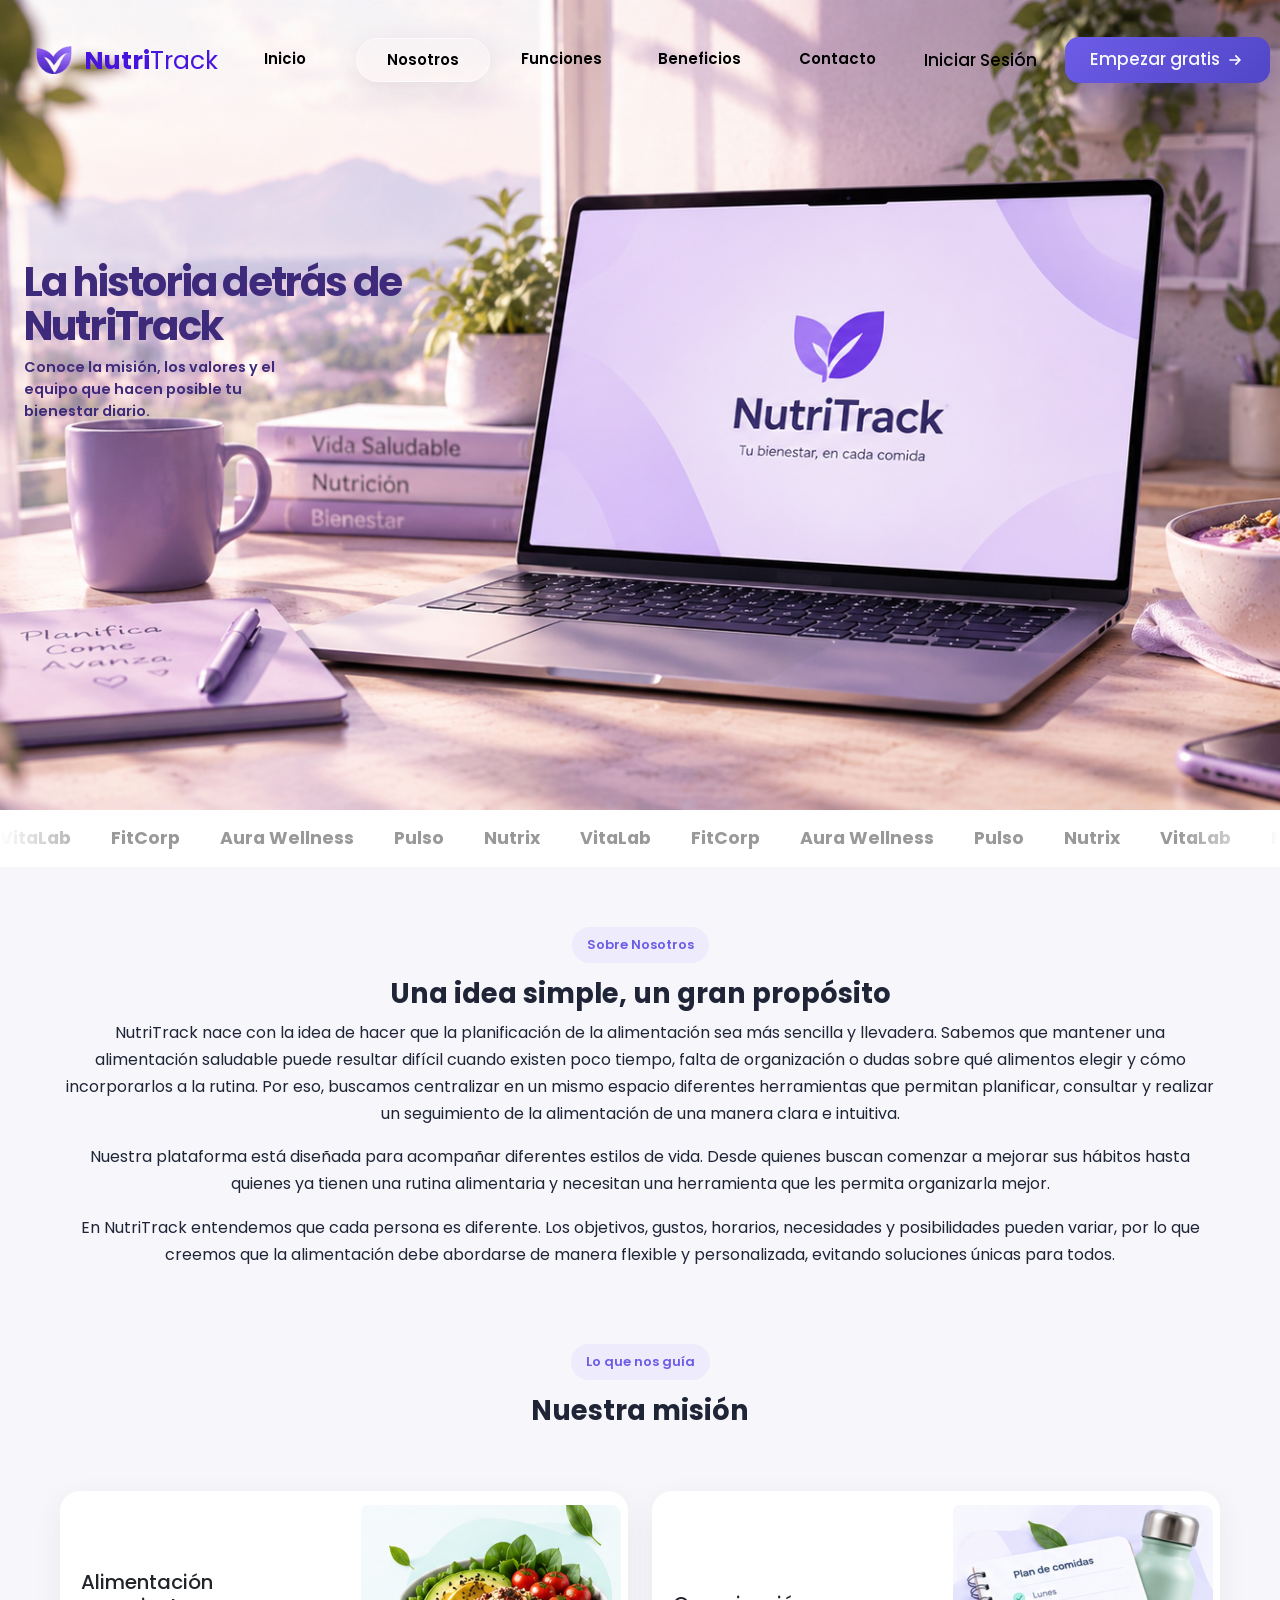
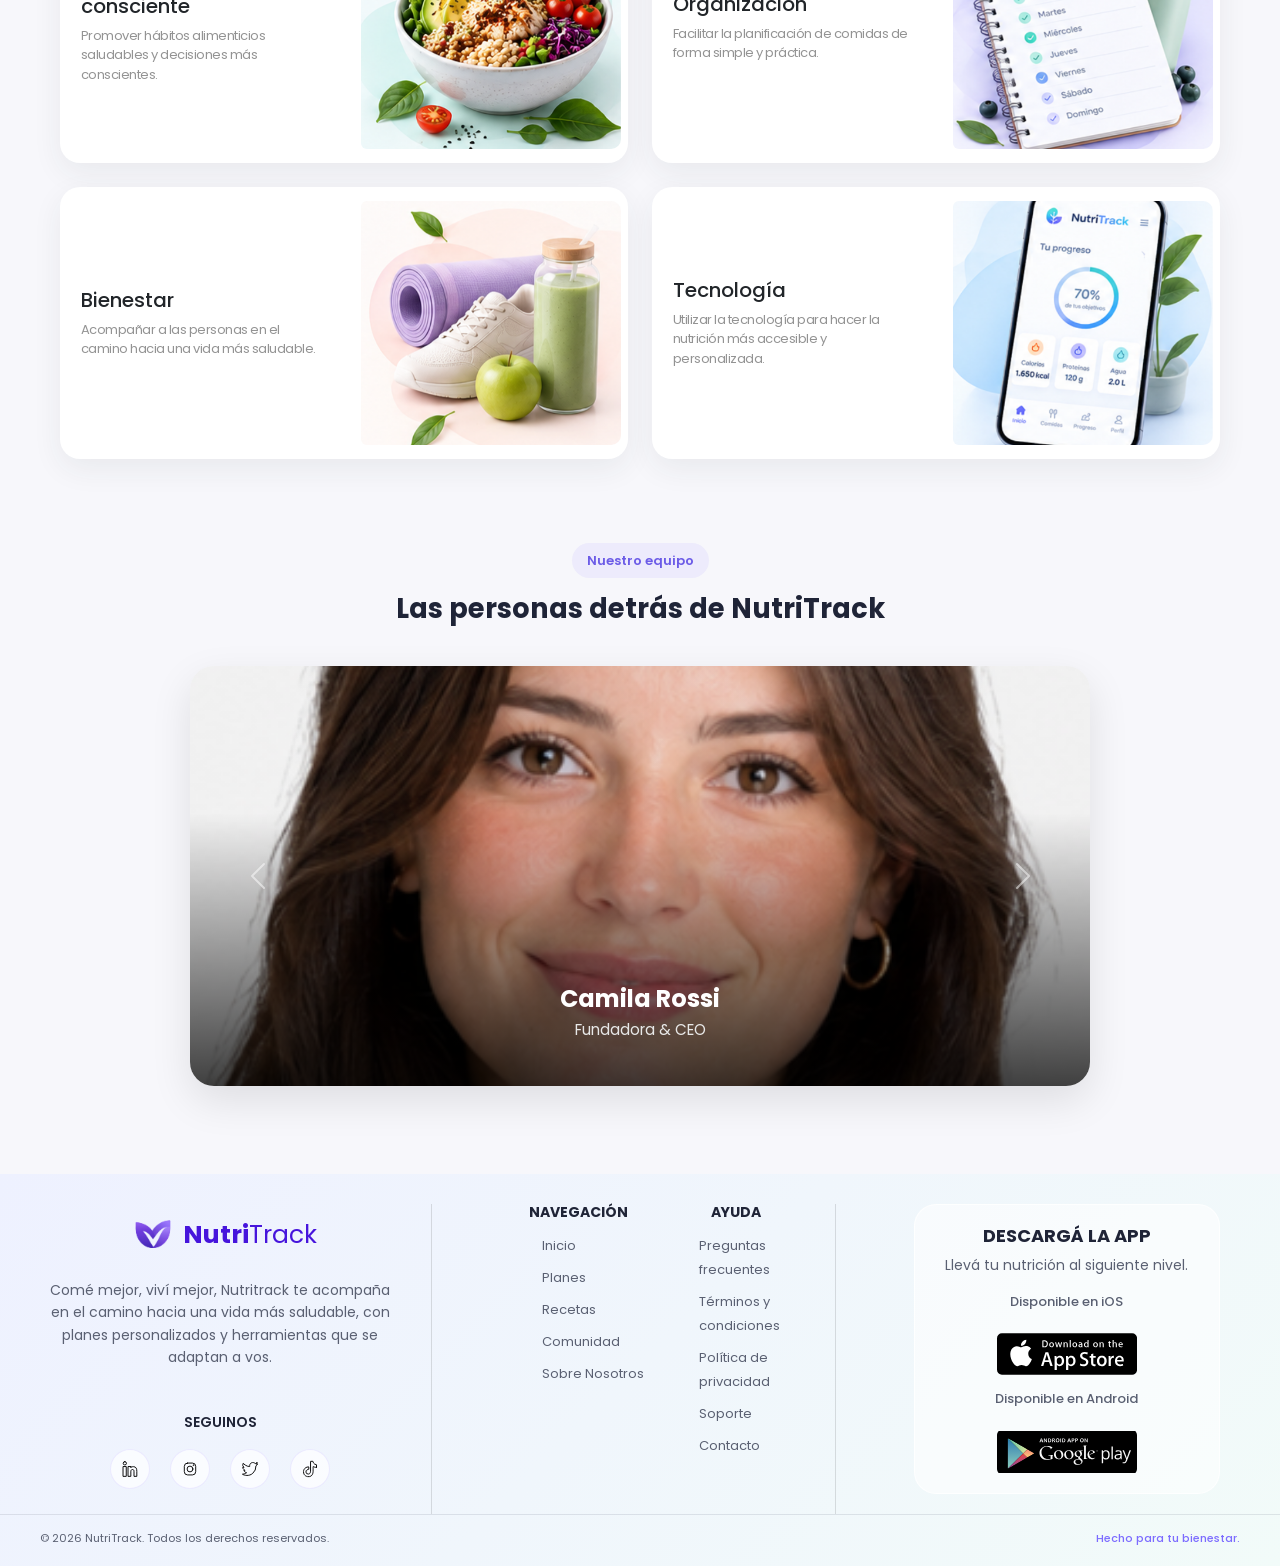
<file: Pages/nosotros.html>
<!DOCTYPE html>
<html lang="es">
<head>
    <meta charset="UTF-8">
    <meta name="viewport" content="width=device-width, initial-scale=1.0">
    <title>Nosotros | NutriTrack</title>
    <link rel="shortcut icon" href="../Assets/Img/favicon.png" type="image/x-icon">
    <link href="https://cdn.jsdelivr.net/npm/bootstrap@5.3.8/dist/css/bootstrap.min.css" rel="stylesheet" integrity="sha384-sRIl4kxILFvY47J16cr9ZwB07vP4J8+LH7qKQnuqkuIAvNWLzeN8tE5YBujZqJLB" crossorigin="anonymous">
    <link href="https://unpkg.com/aos@2.3.1/dist/aos.css" rel="stylesheet">
    <link rel="stylesheet" href="../Styles/styles.css">
</head>
<body>
    <!--HEADER-->
    <header class="header">
        <nav class="navbar navbar-expand-lg">
            <div class="container-fluid">
                <div class="left">
                    <a class="brand fw-bold" href="../index.html">
                        <img src="../Assets/Img/favicon.png" alt="Logo de una empresa especializada en la planificacion de comidas" class="logo">
                        <p class="name">Nutri<span>Track</span></p>
                    </a> 
                </div>
                <button class="navbar-toggler" type="button" data-bs-toggle="collapse" data-bs-target="#navbarSupportedContent" aria-controls="navbarSupportedContent" aria-expanded="false" aria-label="Toggle navigation">
                    <span class="navbar-toggler-icon"></span>
                </button>
                <div class="collapse navbar-collapse justify-content-center" id="navbarSupportedContent">
                    <ul class="navbar-nav mb-2 mb-lg-0">
                        <li class="nav-item">
                            <a class="nav-link" href="../index.html">Inicio</a>
                        </li>
                        <li class="nav-item">
                            <a class="nav-link active" aria-current="page" href="nosotros.html">Nosotros</a>
                        </li>
                        <li class="nav-item">
                            <a class="nav-link" href="funciones.html">Funciones</a>
                        </li>
                        <li class="nav-item">
                            <a class="nav-link" href="beneficios.html">Beneficios</a>
                        </li>
                        <li class="nav-item">
                            <a class="nav-link" href="contacto.html">Contacto</a>
                        </li>
                    </ul>
                    <div class="right">
                        <div class="sub-menu">
                            <p class="">Iniciar Sesión</p>
                            <button class="sign-up">Empezar gratis <img src="../Assets/Svg/arrow.svg" alt=""></button>
                        </div>
                    </div>
                </div>
            </div>
        </nav>
    </header>
    <!--MAIN-->
    <main>
        <!--HERO-ABOUT-->
        <section class="hero-about hero">
            <img src="../Assets/Img/hero-sobrenosotros.png" alt="">
            <div class="hero-content" data-aos="fade-up">
                <h1>
                    La historia detrás de NutriTrack
                </h1>
                <p>
                    Conoce la misión, los valores y el equipo que
                    hacen posible tu bienestar diario.
                </p>
            </div>
        </section>
        <!--SECCIÓN DE RECOMENDACIONES-->
        <section class="recommen">
            <div class="container-recommen">
                <div class="container-emp">
                    <ul class="list-recommen">
                        <li class="item-recommen">VitaLab</li>
                        <li class="item-recommen">FitCorp</li>
                        <li class="item-recommen">Aura Wellness</li>
                        <li class="item-recommen">Pulso</li>
                        <li class="item-recommen">Nutrix</li>
                        <!--Segunda tanda-->
                        <li class="item-recommen">VitaLab</li>
                        <li class="item-recommen">FitCorp</li>
                        <li class="item-recommen">Aura Wellness</li>
                        <li class="item-recommen">Pulso</li>
                        <li class="item-recommen">Nutrix</li>
                        <!--Tercera tanda-->
                        <li class="item-recommen">VitaLab</li>
                        <li class="item-recommen">FitCorp</li>
                        <li class="item-recommen">Aura Wellness</li>
                        <li class="item-recommen">Pulso</li>
                        <li class="item-recommen">Nutrix</li>
                    </ul>
                </div>
            </div>
        </section>
        <!--SECCIÓN DE NOSOTROS-->
        <section class="about-us">
            <div class="head-about">
                <span class="nt-chip">Sobre Nosotros</span>
                <h2 class="col-sm">Una idea simple,<span class="text-gradient"> un gran propósito</span></h2>
                <p>
                    NutriTrack nace con la idea de hacer que la planificación de la alimentación sea más sencilla y llevadera. Sabemos que mantener una alimentación saludable puede resultar difícil cuando existen poco tiempo, falta de organización o dudas sobre qué alimentos elegir y cómo incorporarlos a la rutina. Por eso, buscamos centralizar en un mismo espacio diferentes herramientas que permitan planificar, consultar y realizar un seguimiento de la alimentación de una manera clara e intuitiva.
                </p>
                <p>
                    Nuestra plataforma está diseñada para acompañar diferentes estilos de vida. Desde quienes buscan comenzar a mejorar sus hábitos hasta quienes ya tienen una rutina alimentaria y necesitan una herramienta que les permita organizarla mejor.
                </p>
                <p>
                    En NutriTrack entendemos que cada persona es diferente. Los objetivos, gustos, horarios, necesidades y posibilidades pueden variar, por lo que creemos que la alimentación debe abordarse de manera flexible y personalizada, evitando soluciones únicas para todos.
                </p>
            </div>
        </section>
        <!--SECCIÓN DE MISION-->
        <section class="mision">
            <div class="container-mision">
                <div class="head-mision head-about">
                    <span class="nt-chip">Lo que nos guía</span>
                    <h2>Nuestra misión</h2>
                </div>
                <div class="container-cards">
                    <div class="card">
                        <div class="row card-values">
                            <div class="img-card">
                                <img src="../Assets/Img/card-alimentación.png" class="img-fluid rounded-start" alt="...">
                            </div>
                            <div class="txt-card">
                                <div class="card-body">
                                    <h3 class="card-title">Alimentación consciente</h3>
                                    <p class="card-text">Promover hábitos alimenticios saludables y decisiones más conscientes.</p>
                                </div>
                            </div>
                        </div>
                    </div>
                </div>
                <div class="container-cards">
                    <div class="card">
                        <div class="row card-values">
                            <div class="img-card">
                                <img src="../Assets/Img/card-organización.png" class="img-fluid rounded-start" alt="...">
                            </div>
                            <div class="txt-card">
                                <div class="card-body">
                                    <h3 class="card-title">Organización</h3>
                                    <p class="card-text">Facilitar la planificación de comidas de forma simple y práctica.</p>
                                </div>
                            </div>
                        </div>
                    </div>
                </div>
                <div class="container-cards">
                    <div class="card">
                        <div class="row card-values">
                            <div class="img-card">
                                <img src="../Assets/Img/card-bienestar.png" class="img-fluid rounded-start" alt="...">
                            </div>
                            <div class="txt-card">
                                <div class="card-body">
                                    <h3 class="card-title">Bienestar</h3>
                                    <p class="card-text">Acompañar a las personas en el camino hacia una vida más saludable.</p>
                                </div>
                            </div>
                        </div>
                    </div>
                </div>
                <div class="container-cards">
                    <div class="card">
                        <div class="row">
                            <div class="img-card">
                                <img src="../Assets/Img/card-tecnologia.png" class="img-fluid rounded-start" alt="...">
                            </div>
                            <div class="txt-card">
                                <div class="card-body">
                                    <h3 class="card-title">Tecnología</h3>
                                    <p class="card-text">Utilizar la tecnología para hacer la nutrición más accesible y personalizada.</p>
                                </div>
                            </div>
                        </div>
                    </div>
                </div>
            </div>
        </section>
        <!--SECCIÓN DE TEAM-->
        <section class="team">
            <div class="head-team head-about">
                <span class="nt-chip">Nuestro equipo</span>
                <h2>Las personas detrás de NutriTrack</h2>
            </div>
            <div id="carouselExampleAutoplaying" class="carousel slide" data-bs-ride="carousel">
                <div class="carousel-inner">
                    <!-- Slide 1 -->
                    <div class="carousel-item active">
                        <img src="../Assets/Img/Face3.png" class="d-block w-100" alt="...">
                        <div class="carousel-caption">
                            <h5>Camila Rossi</h5>
                            <p>Fundadora &amp; CEO</p>
                        </div>
                    </div>
                    <!-- Slide 2 -->
                    <div class="carousel-item">
                        <img src="../Assets/Img/Face1.png" class="d-block w-100" alt="...">
                        <div class="carousel-caption">
                            <h5>Martín Suárez</h5>
                            <p> Co-fundador &amp; CTO</p>
                        </div>
                    </div>
                    <!-- Slide 3 -->
                    <div class="carousel-item">
                        <img src="../Assets/Img/Face4.png" class="d-block w-100" alt="...">
                        <div class="carousel-caption">
                            <h5>Lic. Laura Gómez</h5>
                            <p>Directora de Nutrición</p>
                        </div>
                    </div>
                    <!-- Slide 4 -->
                    <div class="carousel-item">
                        <img src="../Assets/Img/Face2.png" class="d-block w-100" alt="...">
                        <div class="carousel-caption">
                            <h5>Diego Fernández</h5>
                            <p>Diseño de producto</p>
                        </div>
                    </div>
                </div>
                <button class="carousel-control-prev" type="button" data-bs-target="#carouselExampleAutoplaying" data-bs-slide="prev">
                    <span class="carousel-control-prev-icon" aria-hidden="true"></span>
                    <span class="visually-hidden">Previous</span>
                </button>
                <button class="carousel-control-next" type="button" data-bs-target="#carouselExampleAutoplaying" data-bs-slide="next">
                    <span class="carousel-control-next-icon" aria-hidden="true"></span>
                    <span class="visually-hidden">Next</span>
                </button>
            </div>
        </section>
    </main>
    <!--FOOTER-->
    <footer>
        <div class="container-footer">
            <div class="top-footer">
                <a class="brand fw-bold" href="index.html">
                    <img src="../Assets/Img/favicon.png" alt="Logo de una empresa especializada en la planificacion de comidas" class="logo">
                    <p class="name">Nutri<span>Track</span></p>
                </a>
                <p>
                    Comé mejor, viví mejor, Nutritrack te acompaña en el camino hacia una vida más saludable, con planes personalizados y herramientas que se adaptan a vos.
                </p>
                <div class="social-footer">
                    <h3>SEGUINOS</h3>
                    <div class="app-social">
                        <a href=""><img src="../Assets/Svg/social-linkedin-svgrepo-com.svg" alt="Nuestro Linkedin"></a>
                        <a href=""><img src="../Assets/Svg/social-instagram-svgrepo-com.svg" alt="Nuestro Instagram"></a>
                        <a href=""><img src="../Assets/Svg/social-twitter-svgrepo-com.svg" alt="Nuestro Twitter"></a>
                        <a href=""><img src="../Assets/Svg/social-tiktok-svgrepo-com.svg" alt="Nuestro Tiktok"></a>
                    </div>
                </div>
            </div>
            <div class="central-footer">
                <div class="central-nav">
                    <h3>NAVEGACIÓN</h3>
                    <ul>
                        <li><a href="#">Inicio</a></li>
                        <li><a href="#">Planes</a></li>
                        <li><a href="#">Recetas</a></li>
                        <li><a href="#">Comunidad</a></li>
                        <li><a href="#">Sobre Nosotros</a></li>
                    </ul>
                </div>
                <div class="central-help">
                    <h3>AYUDA</h3>
                    <ul>
                        <li><a href="#">Preguntas frecuentes</a></li>
                        <li><a href="#">Términos y condiciones</a></li>
                        <li><a href="#">Política de privacidad</a></li>
                        <li><a href="#">Soporte</a></li>
                        <li><a href="#">Contacto</a></li>
                    </ul>
                </div>
            </div>
            <div class="bottom-footer">
                <div class="download-footer">
                    <h3>DESCARGÁ LA APP</h3>
                    <p>Llevá tu nutrición al siguiente nivel.</p>
                    <div class="download-option">
                        <p>Disponible en iOS</p>
                        <a href="#" aria-label="Descargar NutriTrack en App Store">
                            <img src="../Assets/Svg/app-store.svg" alt="Descargar en App Store">
                        </a>
                    </div>
                    <div class="download-option">
                        <p>Disponible en Android</p>
                        <a href="#" aria-label="Descargar NutriTrack en Google Play">
                            <img src="../Assets/Svg/google-play.svg" alt="Descargar en Google Play">
                        </a>
                    </div>
                </div>
            </div>
        </div>
        <div class="copy-footer">
            <span>&copy; 2026 NutriTrack. Todos los derechos reservados.</span>
            <span>Hecho para tu bienestar.</span>
        </div>
    </footer>
    <script src="https://cdn.jsdelivr.net/npm/bootstrap@5.3.8/dist/js/bootstrap.bundle.min.js" integrity="sha384-FKyoEForCGlyvwx9Hj09JcYn3nv7wiPVlz7YYwJrWVcXK/BmnVDxM+D2scQbITxI" crossorigin="anonymous"></script>
    <script src="https://unpkg.com/aos@2.3.1/dist/aos.js"></script>
    <script>
        AOS.init();
    </script>
</body>
</html>
</file>
<file: Styles/styles.css>
@import url("https://fonts.googleapis.com/css2?family=Montserrat:ital,wght@0,100..900;1,100..900&family=Poppins:ital,wght@0,100;0,200;0,300;0,400;0,500;0,600;0,700;0,800;0,900;1,100;1,200;1,300;1,400;1,500;1,600;1,700;1,800;1,900&display=swap");
.submit-button, .sign-up {
  border: none;
  display: flex;
  align-items: center;
  justify-content: center;
  cursor: pointer;
}

.container-table, .container-question,
.container-contact {
  width: 100%;
  margin: 0 auto;
}

* {
  margin: 0;
  padding: 0;
  box-sizing: border-box;
}

html {
  overflow-x: hidden;
}

body {
  min-height: 100vh;
  background: #F7F7FB;
  color: #1F2437;
  font-family: "Poppins", sans-serif;
  overflow-x: hidden;
  width: 100%;
}

a {
  text-decoration: none;
  color: inherit;
}

ul {
  list-style: none;
}

img {
  max-width: 100%;
  display: block;
}

@media (prefers-reduced-motion: reduce) {
  *, *::before, *::after {
    animation-duration: 0.001ms !important;
    animation-iteration-count: 1 !important;
    transition-duration: 0.001ms !important;
    scroll-behavior: auto !important;
  }
}
a:focus-visible,
button:focus-visible,
input:focus-visible,
select:focus-visible,
textarea:focus-visible {
  outline: 2px solid #6C5CE7;
  outline-offset: 2px;
}

.navbar-nav .nav-link.active, .navbar-nav .nav-link:hover {
  border: 1px solid rgba(255, 255, 255, 0.6);
  border-radius: 50px;
  box-shadow: 0 10px 35px rgba(48, 35, 100, 0.12);
  backdrop-filter: blur(12px);
  transition: box-shadow 0.3s ease;
}

.header {
  position: absolute;
  top: 0;
  left: 0;
  width: 100%;
  padding: 15px 0;
  z-index: 1000;
}
@media (min-width: 1024px) {
  .header {
    padding: 22px 0;
  }
}

.navbar {
  position: relative;
  width: 100%;
  max-width: 1400px;
  margin: 0 auto;
  padding: 5px 10px;
  display: flex;
  align-items: center;
  z-index: 1001;
}
@media (min-width: 1024px) {
  .navbar {
    padding: 0;
  }
}
.navbar .container-fluid {
  padding: 0;
  display: flex;
  align-items: center;
  justify-content: space-between;
}
@media (min-width: 1024px) {
  .navbar .container-fluid {
    padding: 8px 10px 8px 24px;
  }
}

.left, .brand {
  display: flex;
  align-items: center;
}

.logo {
  width: 60px;
  height: 60px;
  object-fit: contain;
}

.name {
  font-size: 25px;
  font-weight: 700;
  color: #4614DC;
  line-height: 1;
  margin: 0;
}
.name span {
  color: #4614DC;
  font-weight: 400;
}

.navbar-toggler {
  border: none !important;
}
.navbar-toggler:focus {
  box-shadow: none !important;
}

.navbar-collapse {
  width: 100%;
  padding: 22px;
  background: rgba(255, 255, 255, 0.97);
  border-radius: 22px;
  box-shadow: 0 20px 50px rgba(48, 35, 100, 0.18);
  backdrop-filter: blur(15px);
  z-index: 2000;
}
@media (min-width: 1024px) {
  .navbar-collapse {
    width: auto;
    padding: 0;
    background: transparent;
    border-radius: 0;
    box-shadow: none;
    backdrop-filter: none;
  }
}

.navbar-nav {
  width: 100%;
  display: flex;
  flex-direction: column;
  gap: 4px;
  margin: 0 !important;
}
@media (min-width: 1024px) {
  .navbar-nav {
    gap: 4px;
  }
}
.navbar-nav .nav-item {
  width: 100%;
}
.navbar-nav .nav-link {
  display: flex;
  align-items: center;
  justify-content: center;
  width: 100%;
  padding: 14px 12px;
  border-radius: 12px;
  font-size: 18px;
  font-weight: 600;
  color: #000;
  transition: background 0.25s ease, color 0.25s ease, padding 0.25s ease, transform 0.25s ease;
}
@media (min-width: 1024px) {
  .navbar-nav .nav-link {
    width: auto;
    padding: 10px 18px;
    font-size: 15px;
  }
  .navbar-nav .nav-link:hover {
    transform: translateY(-1px);
  }
}

.right {
  display: flex;
  align-items: center;
  justify-content: center;
  margin: 15px 0;
}
@media (min-width: 1024px) {
  .right {
    margin: 0 0 0 20px;
  }
}

.sub-menu {
  display: flex;
  align-items: center;
  gap: 28px;
}
.sub-menu p {
  font-size: 17px;
  font-weight: 500;
  color: #000;
  line-height: 1;
  margin: 0;
  white-space: nowrap;
  cursor: pointer;
  transition: color 0.3s ease;
}
.sub-menu p:hover {
  color: #6C5CE7;
}

.sign-up {
  gap: 5px;
  padding: 10px 15px;
  min-width: 205px;
  border-radius: 14px;
  background: linear-gradient(135deg, #6C5CE7, #5146C7);
  color: #F7F7FB;
  font-size: 17px;
  font-weight: 500;
  box-shadow: 0 8px 20px rgba(98, 87, 217, 0.25);
  transition: transform 0.3s ease, box-shadow 0.3s ease, background 0.3s ease;
}
.sign-up img {
  width: 20px;
  height: 20px;
  transition: transform 0.3s ease;
}
.sign-up:hover {
  transform: translateY(-2px);
  box-shadow: 0 12px 28px rgba(98, 87, 217, 0.3);
}
.sign-up:hover img {
  transform: translateX(4px);
}

.hero img,
.hero-about img,
.hero-functions img,
.hero-profit img {
  position: absolute;
  inset: 0;
  width: 100%;
  height: 100%;
  object-fit: cover;
  z-index: 0;
}

.hero {
  position: relative;
  width: 100%;
  min-height: 90vh;
  display: flex;
  align-items: center;
  background-size: cover;
}
.hero img {
  object-position: 80% center;
}
.hero h1 {
  max-width: 400px;
  color: #3E2A7A;
  line-height: 1.1;
  letter-spacing: -0.045em;
  font-weight: 700;
}
.hero p {
  max-width: 280px;
  font-size: 0.9rem;
  font-weight: 600;
  line-height: 1.55;
  color: #3E2A7A;
}

.hero-about img {
  object-position: 35% center;
}

.hero-functions img {
  object-position: 50% center;
}

.hero-profit img {
  object-position: 20% center;
}

.hero-content {
  position: relative;
  z-index: 2;
  padding: 20px 24px;
  margin-top: -7rem;
  display: flex;
  flex-direction: column;
  align-items: flex-start;
}

.recommen {
  width: 100%;
  background-color: #FFFFFF;
}

.container-recommen {
  width: 100%;
  overflow: hidden;
  mask-image: linear-gradient(to right, transparent, black 8%, black 92%, transparent);
}

.list-recommen {
  display: flex;
  align-items: center;
  gap: 40px;
  width: max-content;
  padding: 15px 0 0;
  animation: scroll-recommen 40s linear infinite;
}

.item-recommen {
  flex-shrink: 0;
  font-size: 1.1rem;
  font-weight: 700;
  color: #999;
  white-space: nowrap;
}

@keyframes scroll-recommen {
  from {
    transform: translateX(0);
  }
  to {
    transform: translateX(-50%);
  }
}
.functions,
.container-mision {
  display: grid;
  grid-template-columns: 1fr;
  gap: 24px;
  max-width: 1200px;
  margin: 60px auto 0;
  padding: 0 20px;
}
@media (min-width: 1024px) {
  .functions,
  .container-mision {
    grid-template-columns: repeat(2, 1fr);
  }
}

.functions > .head-functions,
.container-mision > .head-mision {
  grid-column: 1/-1;
}

.about-us {
  margin-top: 60px;
}

.section-table {
  width: 100%;
  padding: 60px 16px;
}
@media (min-width: 768px) {
  .section-table {
    padding: 80px 20px;
  }
}

.head-table {
  text-align: center;
  margin-bottom: 40px;
}
.head-table h2 {
  color: #26352D;
  font-size: 28px;
  font-weight: 700;
  line-height: 1.2;
}
@media (min-width: 768px) {
  .head-table h2 {
    font-size: 34px;
  }
}

.team {
  width: 100%;
  padding: 1.5rem 1rem 3rem;
  margin-top: 60px;
}

.section-profit {
  margin-top: 60px;
}

.question {
  width: 100%;
  padding: 40px 20px;
  background-color: #F8FAF9;
}

.form-contact {
  width: 100%;
  padding: 30px 20px;
  background-color: #FFFFFF;
}

footer {
  display: flex;
  justify-content: center;
  align-items: center;
  flex-direction: column;
  width: 100%;
  margin-top: 40px;
  background: linear-gradient(135deg, #EEF1FF, #F2FBF9);
  color: #1F2437;
}

.container-footer {
  display: grid;
  grid-template-columns: 1fr;
  grid-template-areas: "top" "central" "bottom";
  gap: 2rem;
  padding: 30px 20px 0;
}
@media (min-width: 768px) {
  .container-footer {
    grid-template-columns: 1.1fr 1fr 1fr;
    grid-template-areas: "top central bottom";
    align-items: stretch;
    column-gap: 2rem;
    padding: 30px 30px 0;
  }
}
@media (min-width: 1024px) {
  .container-footer {
    column-gap: 3rem;
    padding: 30px 40px 0;
  }
}

.top-footer {
  grid-area: top;
  display: flex;
  flex-direction: column;
  align-items: center;
  gap: 15px;
  padding-bottom: 25px;
  text-align: center;
  border-bottom: 1px solid rgba(51, 51, 51, 0.15);
}
.top-footer > p {
  max-width: 450px;
  color: #5A6072;
  font-size: 14px;
  line-height: 1.6;
}
@media (min-width: 768px) {
  .top-footer > p {
    max-width: none;
  }
}
@media (min-width: 768px) {
  .top-footer {
    display: flex;
    justify-content: center;
    align-items: center;
    text-align: center;
    border-bottom: none;
    border-right: 1px solid rgba(51, 51, 51, 0.15);
  }
}
@media (min-width: 1024px) {
  .top-footer {
    padding-right: 30px;
  }
}

.social-footer {
  display: flex;
  flex-direction: column;
  align-items: center;
  gap: 10px;
}
.social-footer h3 {
  color: #1F2437;
  font-size: 14px;
  font-weight: 600;
}
@media (min-width: 768px) {
  .social-footer {
    align-items: center;
    margin-top: auto;
  }
}

.app-social {
  display: flex;
  align-items: center;
  justify-content: center;
  gap: 20px;
}
.app-social a {
  display: flex;
  flex-direction: row;
  align-items: center;
  justify-content: center;
  width: 40px;
  height: 40px;
  background-color: rgba(255, 255, 255, 0.7);
  border: 1px solid rgba(124, 108, 255, 0.12);
  border-radius: 50%;
  transition: transform 0.3s ease, background-color 0.3s ease;
}
.app-social a:hover {
  transform: translateY(-3px);
  background-color: #FFFFFF;
}
.app-social img {
  width: 20px;
  height: 20px;
}
@media (min-width: 768px) {
  .app-social {
    justify-content: flex-start;
  }
}

.central-footer {
  grid-area: central;
  display: grid;
  grid-template-columns: repeat(2, 1fr);
  gap: 20px;
  padding: 25px 0;
}
.central-footer h3 {
  color: #1F2437;
  font-size: 14px;
  font-weight: 700;
  margin-bottom: 12px;
  display: flex;
  justify-content: center;
  align-items: center;
}
.central-footer ul {
  display: flex;
  flex-direction: column;
  gap: 8px;
}
.central-footer a {
  color: #5A6072;
  font-size: 13px;
  transition: color 0.3s ease;
}
.central-footer a:hover {
  color: #7C6CFF;
}
@media (min-width: 768px) {
  .central-footer {
    padding: 0 20px;
    border-right: 1px solid rgba(51, 51, 51, 0.15);
  }
}
@media (min-width: 1024px) {
  .central-footer {
    padding: 0 30px;
  }
}

.bottom-footer {
  grid-area: bottom;
  width: 100%;
  padding: 20px 0;
  border-top: 1px solid rgba(124, 108, 255, 0.12);
}
@media (min-width: 768px) {
  .bottom-footer {
    padding: 0 20px 20px 0;
    border-top: none;
  }
}
@media (min-width: 1024px) {
  .bottom-footer {
    padding-left: 30px;
  }
}

.download-footer {
  display: flex;
  flex-direction: column;
  align-items: center;
  height: 100%;
  padding: 20px;
  text-align: center;
  background: rgba(255, 255, 255, 0.55);
  border: 1px solid rgba(255, 255, 255, 0.8);
  border-radius: 22px;
}
.download-footer h3 {
  color: #1F2437;
  font-size: 18px;
  font-weight: 700;
  margin-bottom: 8px;
}
.download-footer > p {
  color: #5A6072;
  font-size: 14px;
  margin-bottom: 16px;
}
@media (min-width: 768px) {
  .download-footer {
    justify-content: center;
  }
}

.download-option {
  display: flex;
  flex-direction: column;
  align-items: center;
  gap: 6px;
  margin-bottom: 14px;
}
.download-option:last-child {
  margin-bottom: 0;
}
.download-option p {
  color: #5A6072;
  font-size: 13px;
  font-weight: 500;
}
.download-option a {
  display: block;
  transition: transform 0.3s ease;
}
.download-option a:hover {
  transform: translateY(-3px);
}
.download-option img {
  width: 140px;
  height: 42px;
  object-fit: cover;
  object-position: center;
}

.copy-footer {
  width: 100%;
  display: flex;
  flex-direction: column;
  align-items: center;
  gap: 6px;
  padding: 15px 0 20px;
  border-top: 1px solid rgba(90, 96, 114, 0.15);
  text-align: center;
}
.copy-footer span {
  color: #5A6072;
  font-size: 11px;
}
.copy-footer span:last-child {
  color: #7C6CFF;
  font-weight: 500;
}
@media (min-width: 768px) {
  .copy-footer {
    flex-direction: row;
    justify-content: space-between;
    padding: 15px 30px 20px;
    text-align: left;
  }
}
@media (min-width: 1024px) {
  .copy-footer {
    padding: 15px 40px 20px;
  }
}

.nt-chip {
  display: inline-flex;
  align-items: center;
  gap: 8px;
  padding: 8px 15px;
  border-radius: 50px;
  background-color: #EDEBFC;
  color: #6C5CE7;
  font-size: 13px;
  font-weight: 600;
  margin-bottom: 15px;
}
.nt-chip i {
  font-size: 14px;
}

.head-about {
  width: 100%;
  margin: 0 auto 2rem;
  display: flex;
  flex-direction: column;
  align-items: center;
  text-align: center;
}
.head-about h2 {
  color: #1F2437;
  font-size: 1.7rem;
  line-height: 1.2;
  font-weight: 700;
}
.head-about p {
  line-height: 1.7rem;
  width: 90%;
}

.container-cards {
  width: 100%;
}
.container-cards .card {
  border: none;
  border-radius: 20px;
  overflow: hidden;
  background-color: #FFFFFF;
  box-shadow: 0 10px 30px rgba(40, 60, 60, 0.07);
  transition: transform 0.3s ease, box-shadow 0.3s ease;
}
.container-cards .card:hover {
  transform: translateY(-4px);
  box-shadow: 0 14px 32px rgba(40, 60, 60, 0.12);
}
.container-cards .row {
  display: flex;
  flex-direction: row-reverse;
  align-items: stretch;
  min-height: 150px;
}

.img-card {
  display: flex;
  flex-direction: row;
  align-items: center;
  justify-content: center;
  width: 48%;
  margin-right: 7px;
}
.img-card img {
  width: 100%;
  height: 90%;
  object-fit: cover;
  border-radius: 10px;
}

.txt-card {
  width: 50%;
  display: flex;
  align-items: center;
}

.card-title {
  font-size: 20px;
}

.card-text {
  color: rgba(51, 51, 51, 0.53);
  font-size: 13px;
  letter-spacing: -0.5px;
}

.team .carousel {
  width: 100%;
  max-width: 900px;
  margin: 0 auto;
}

.team .carousel-inner {
  border-radius: 1.5rem;
  box-shadow: 0 15px 40px rgba(0, 0, 0, 0.1);
}

.team .carousel-item {
  position: relative;
  height: 420px;
  background-color: #DDD;
}
.team .carousel-item img {
  width: 100%;
  height: 100%;
  object-fit: cover;
}
.team .carousel-item::after {
  content: "";
  position: absolute;
  inset: 0;
  background: linear-gradient(to top, rgba(0, 0, 0, 0.75), rgba(0, 0, 0, 0.05) 65%);
}

.team .carousel-caption {
  z-index: 2;
  left: 0;
  right: 0;
  bottom: 0;
  padding: 4rem 3rem 1.8rem;
  text-align: center;
}
.team .carousel-caption h5 {
  color: #FFF;
  font-size: 1.5rem;
  font-weight: 700;
  margin-bottom: 0.3rem;
}
.team .carousel-caption p {
  color: #E8E8E8;
  font-size: 0.95rem;
}

.container-functions {
  width: 90%;
  max-width: 520px;
  margin: 0 auto 1.5rem;
  padding: 1rem;
  display: flex;
  flex-direction: column;
  background: #FFFFFF;
  border: 1px solid #E4E9E6;
  border-radius: 18px;
  box-shadow: 0 6px 20px rgba(30, 40, 70, 0.05);
  transition: transform 0.3s ease, box-shadow 0.3s ease;
}
.container-functions:hover {
  transform: translateY(-3px);
  box-shadow: 0 10px 25px rgba(30, 40, 70, 0.08);
}
.container-functions:hover .img-functions img {
  transform: scale(1.03) translateY(-3px);
}

.img-functions {
  display: flex;
  flex-direction: row;
  align-items: center;
  justify-content: center;
  width: 100%;
  height: 170px;
  border-radius: 14px;
  background: linear-gradient(145deg, #F5F6FF, #F4FBF9);
  overflow: hidden;
}
.img-functions img {
  width: 80%;
  max-width: 280px;
  height: 160px;
  object-fit: contain;
  transition: transform 0.4s ease;
}

.items-functions {
  order: 3;
  width: 100%;
  margin-top: 1rem;
}

.list-functions {
  display: flex;
  flex-direction: column;
  gap: 0.6rem;
}
.list-functions li {
  display: flex;
  align-items: flex-start;
  gap: 0.6rem;
  color: #555B68;
  font-size: 0.85rem;
  line-height: 1.4;
}

.container-table {
  max-width: 1100px;
}

.body-table {
  width: 100%;
  background-color: #FFFFFF;
  border: 1px solid #E4E9E6;
  border-radius: 18px;
  overflow-x: auto;
  box-shadow: 0 10px 30px rgba(40, 60, 60, 0.07);
}

.table {
  width: 100%;
  min-width: 460px;
  border-collapse: collapse;
  color: #3D4A42;
}
.table thead {
  background-color: #EEF5EF;
}
.table thead th {
  padding: 14px 12px;
  border: none;
  color: #52665A;
  font-size: 13px;
  font-weight: 700;
  vertical-align: middle;
}
.table thead th:first-child {
  text-align: left;
}
.table thead th:nth-child(3) {
  color: #6F9B76;
}
.table tbody tr {
  border-top: 1px solid #EDF1ED;
  transition: background-color 0.25s ease;
}
.table tbody tr:hover {
  background-color: #FAFCF9;
}
.table tbody td {
  padding: 14px 12px;
  border: none;
  font-size: 13px;
  color: #56625A;
  vertical-align: middle;
}
.table tbody td:first-child {
  color: #344239;
  font-weight: 500;
}
.table tbody td:nth-child(3) {
  background-color: rgba(236, 246, 238, 0.35);
}

.profits .container-cards {
  display: grid;
  grid-template-columns: 1fr;
  gap: 16px;
  margin-top: 24px;
}

.card-profit {
  display: flex;
  flex-direction: row;
  align-items: center;
  justify-content: center;
  min-height: 150px;
  background-color: #FFFFFF;
  text-align: center;
  border-radius: 10px;
  padding: 16px;
  transition: transform 0.3s ease, box-shadow 0.3s ease;
}
.card-profit:hover {
  transform: translateY(-4px);
  box-shadow: 0 14px 32px rgba(40, 60, 60, 0.12);
}

.container-question,
.container-contact {
  max-width: 1200px;
}

.accordion-item {
  margin-bottom: 10px;
  border: 1px solid #E4E9E6 !important;
  border-radius: 12px !important;
  background-color: #FFFFFF;
}

.accordion-button {
  padding: 20px;
  font-size: 15px;
  font-weight: 600;
}
.accordion-button:hover {
  color: #6C5CE7 !important;
}
.accordion-button:focus {
  box-shadow: none !important;
}
.accordion-button::after {
  width: 14px;
  height: 14px;
  background-size: 14px;
}
.accordion-button:not(.collapsed) {
  color: #6C5CE7 !important;
  background-color: #FFFFFF !important;
}

.accordion-body {
  padding: 0 20px 20px;
  color: #6B7280;
  font-size: 14px;
  line-height: 1.7;
}

.contact-row {
  display: grid;
  grid-template-columns: 1fr;
  gap: 2.5rem;
}

.contact-info-item {
  display: flex;
  align-items: center;
  text-align: left;
  gap: 15px;
  margin-bottom: 22px;
}

.contact-icon {
  display: flex;
  flex-direction: row;
  align-items: center;
  justify-content: center;
  flex-shrink: 0;
  width: 45px;
  height: 45px;
  border-radius: 12px;
  background-color: rgba(108, 92, 231, 0.15);
  color: #6C5CE7;
  font-size: 18px;
}

.contact-info-text h3 {
  color: #222;
  font-size: 14px;
  font-weight: 600;
  margin-bottom: 4px;
}
.contact-info-text p {
  color: #6B7280;
  font-size: 13px;
  line-height: 1.5;
}

.map-placeholder {
  display: flex;
  flex-direction: row;
  align-items: center;
  justify-content: center;
  width: 100%;
  height: 285px;
  margin-top: 30px;
  border: 1px solid #E4E9E6;
  border-radius: 16px;
  background-color: #F8FAF9;
}

.map-content {
  text-align: center;
  color: #8A948F;
}
.map-content i {
  display: block;
  margin-bottom: 8px;
  font-size: 30px;
}
.map-content p {
  font-size: 14px;
}

.contact-form {
  padding: 30px 22px;
  border: 1px solid #E4E9E6;
  border-radius: 18px;
  background-color: #FFFFFF;
  box-shadow: 0 10px 30px rgba(40, 60, 60, 0.07);
  text-align: center;
}
.contact-form h2 {
  color: #222;
  font-size: 27px;
  font-weight: 700;
  margin-bottom: 10px;
}

.form-description {
  color: #6B7280;
  font-size: 14px;
  line-height: 1.6;
  margin-bottom: 28px;
}

.form {
  display: grid;
  grid-template-columns: 1fr;
  gap: 18px;
}

.form-group {
  display: flex;
  flex-direction: column;
  text-align: center;
}
.form-group.full {
  grid-column: 1/-1;
}
.form-group label {
  margin-bottom: 7px;
  color: #333;
  font-size: 13px;
  font-weight: 600;
}
.form-group label span {
  margin-left: 5px;
  color: #9CA3AF;
  font-weight: 400;
}
.form-group input,
.form-group select,
.form-group textarea {
  width: 100%;
  padding: 13px 14px;
  border: 1px solid #DFE5E1;
  border-radius: 9px;
  background-color: #FFFFFF;
  color: #333;
  font-family: inherit;
  font-size: 14px;
  outline: none;
  transition: border-color 0.2s ease, box-shadow 0.2s ease;
}
.form-group input::placeholder,
.form-group textarea::placeholder {
  color: #A0A8A4;
}
.form-group input:focus,
.form-group select:focus,
.form-group textarea:focus {
  border-color: #6C5CE7;
  box-shadow: 0 0 0 3px rgba(108, 92, 231, 0.15);
}
.form-group textarea {
  min-height: 130px;
  resize: vertical;
}

.privacy {
  display: flex;
  align-items: flex-start;
  gap: 9px;
  margin-top: 3px;
}
.privacy input {
  width: 16px;
  height: 16px;
  margin-top: 2px;
  accent-color: #2F8F62;
}
.privacy label {
  color: #6B7280;
  font-size: 12px;
  line-height: 1.5;
}

.submit-button {
  width: 100%;
  gap: 9px;
  padding: 13px 20px;
  border-radius: 9px;
  background-color: #2F8F62;
  color: #FFFFFF;
  font-family: inherit;
  font-size: 14px;
  font-weight: 600;
  transition: transform 0.2s ease, background-color 0.2s ease, box-shadow 0.2s ease;
}
.submit-button:hover {
  background-color: #267851;
  transform: translateY(-2px);
  box-shadow: 0 7px 18px rgba(47, 143, 98, 0.2);
}
.submit-button:active {
  transform: translateY(0);
}

@media (min-width: 768px) {
  .section-table {
    padding: 80px 20px;
  }
  .head-table h2 {
    font-size: 34px;
  }
  .table thead th {
    padding: 20px 25px;
    font-size: 14px;
  }
  .table thead th:nth-child(2), .table thead th:nth-child(3) {
    width: 180px;
  }
  .table tbody td {
    padding: 20px 25px;
    font-size: 14px;
  }
  .profits .container-cards {
    grid-template-columns: repeat(2, 1fr);
  }
  .form {
    grid-template-columns: repeat(2, 1fr);
  }
  .container-footer {
    grid-template-columns: 1.1fr 1fr 1fr;
    grid-template-areas: "top central bottom";
    align-items: stretch;
    column-gap: 2rem;
    padding: 30px 30px 0;
  }
  .top-footer {
    display: flex;
    justify-content: center;
    align-items: center;
    text-align: center;
    border-bottom: none;
    border-right: 1px solid rgba(51, 51, 51, 0.15);
  }
  .top-footer > p {
    max-width: none;
  }
  .social-footer {
    align-items: center;
    margin-top: auto;
  }
  .app-social {
    justify-content: flex-start;
  }
  .central-footer {
    padding: 0 20px;
    border-right: 1px solid rgba(51, 51, 51, 0.15);
  }
  .bottom-footer {
    padding: 0 20px 20px 0;
    border-top: none;
  }
  .download-footer {
    justify-content: center;
  }
  .copy-footer {
    flex-direction: row;
    justify-content: space-between;
    padding: 15px 30px 20px;
    text-align: left;
  }
}
@media (min-width: 1024px) {
  .header {
    padding: 22px 0;
  }
  .navbar {
    padding: 0;
  }
  .navbar .container-fluid {
    padding: 8px 10px 8px 24px;
  }
  .navbar-collapse {
    width: auto;
    padding: 0;
    background: transparent;
    border-radius: 0;
    box-shadow: none;
    backdrop-filter: none;
  }
  .navbar-nav .nav-link {
    width: auto;
    padding: 10px 18px;
    font-size: 15px;
  }
  .navbar-nav .nav-link:hover {
    transform: translateY(-1px);
  }
  .right {
    margin: 0 0 0 20px;
  }
  .functions,
  .container-mision {
    grid-template-columns: repeat(2, 1fr);
  }
  .container-functions {
    margin: 0 auto;
  }
  .profits .container-cards {
    grid-template-columns: repeat(3, 1fr);
  }
  .contact-row {
    grid-template-columns: repeat(2, 1fr);
  }
  .container-footer {
    column-gap: 3rem;
    padding: 30px 40px 0;
  }
  .top-footer {
    padding-right: 30px;
  }
  .central-footer {
    padding: 0 30px;
  }
  .bottom-footer {
    padding-left: 30px;
  }
  .copy-footer {
    padding: 15px 40px 20px;
  }
}
</file>
